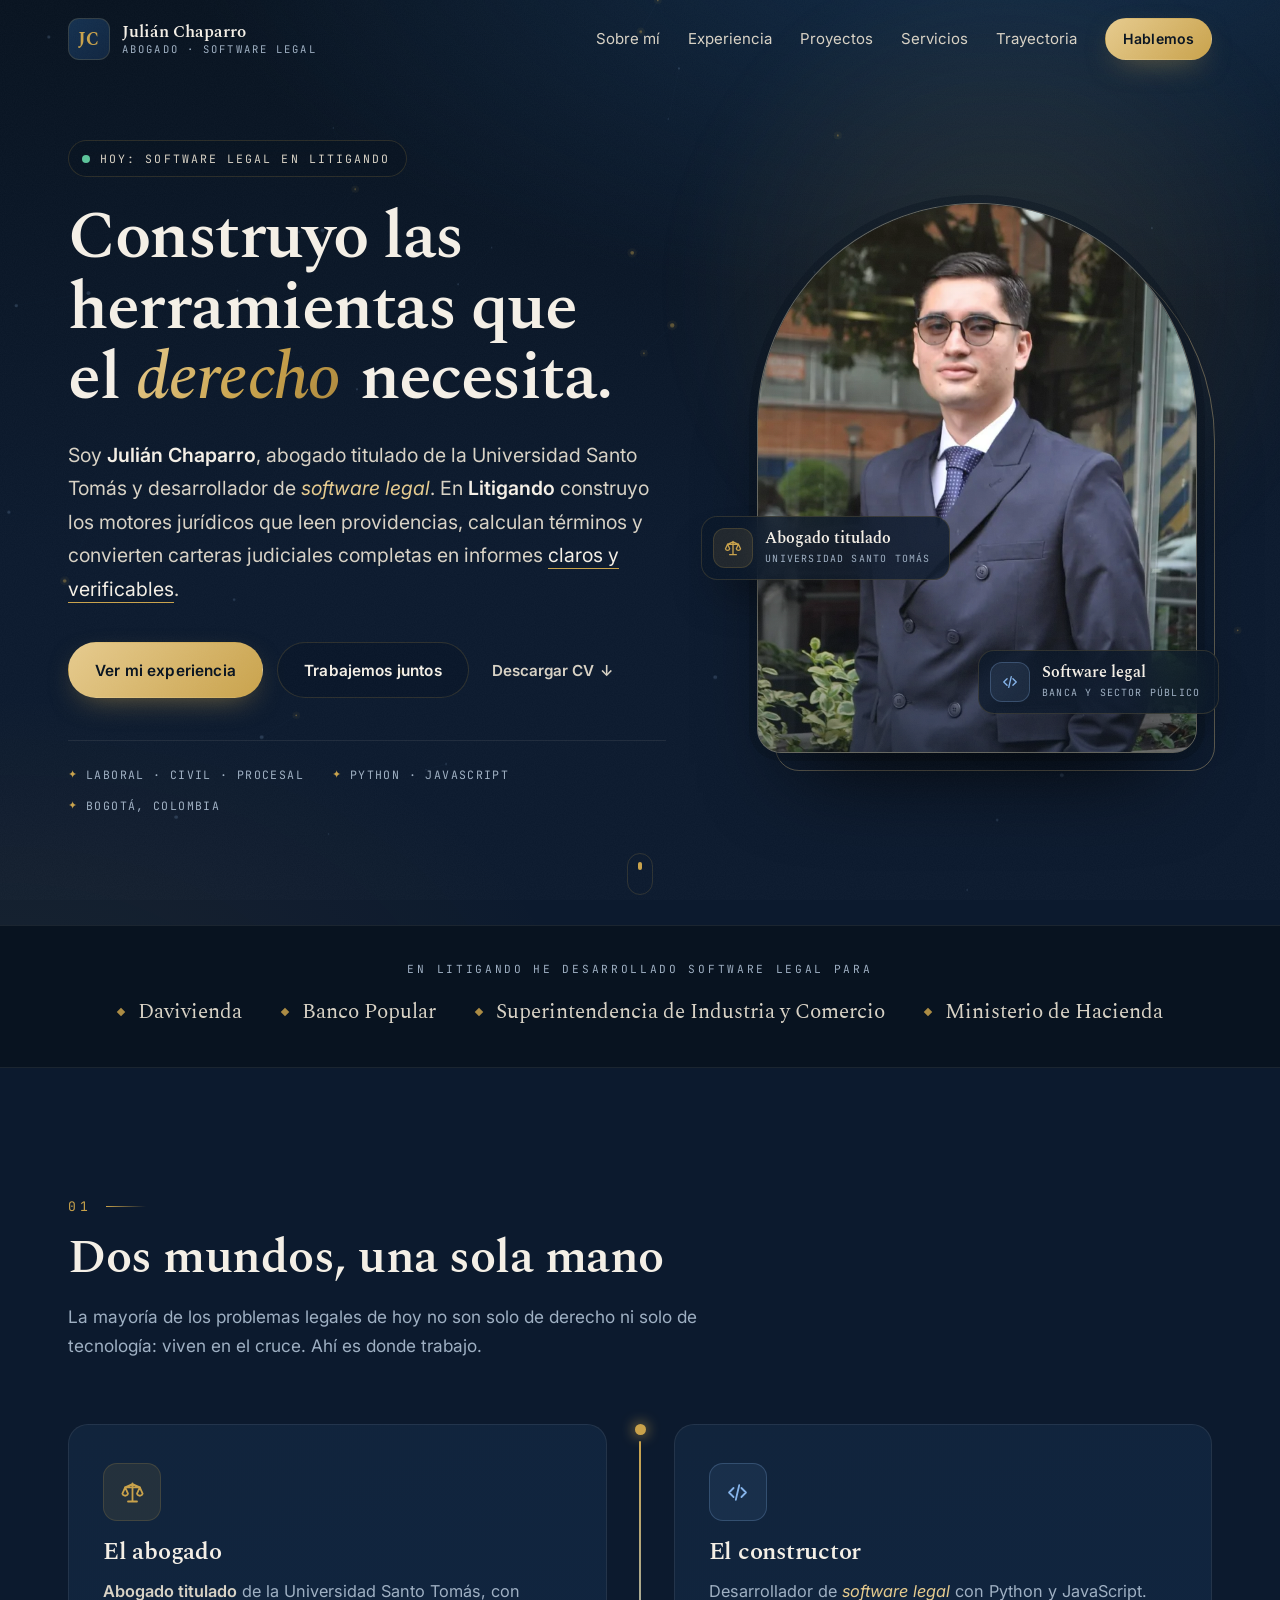
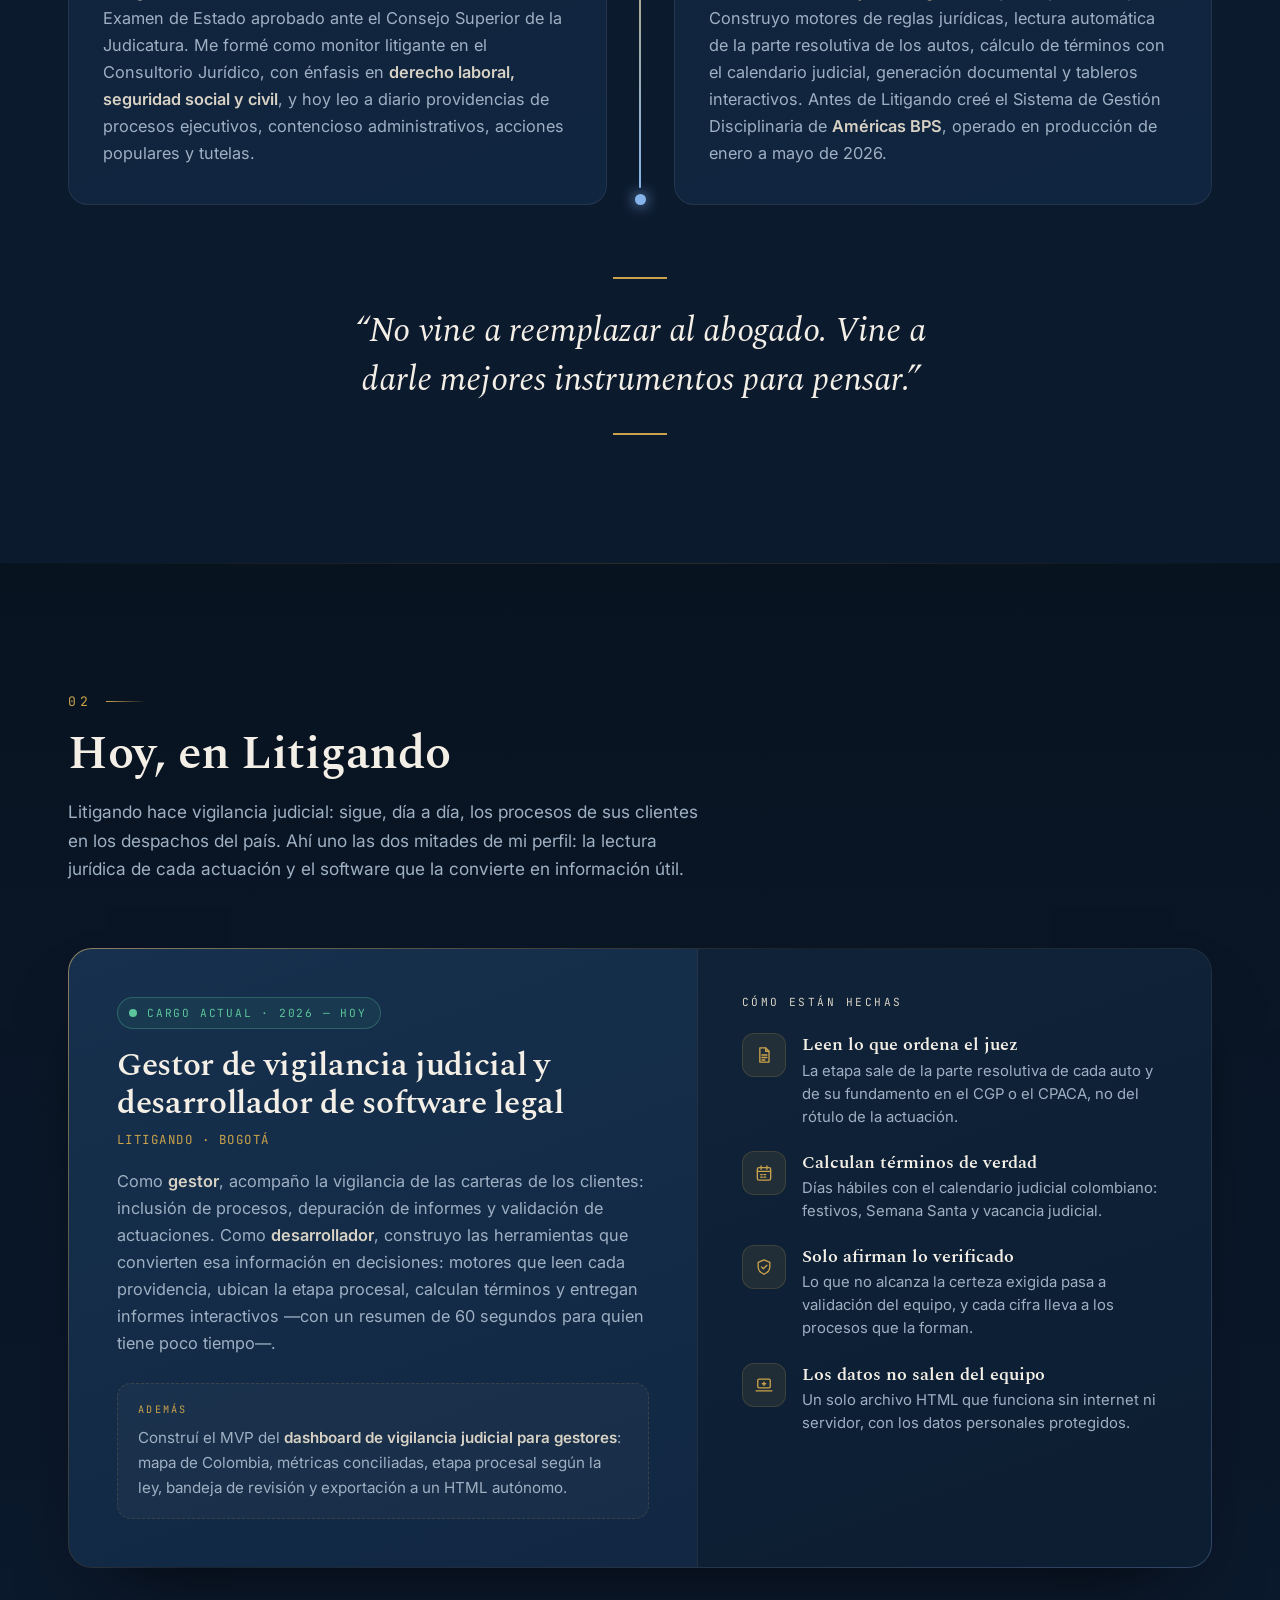
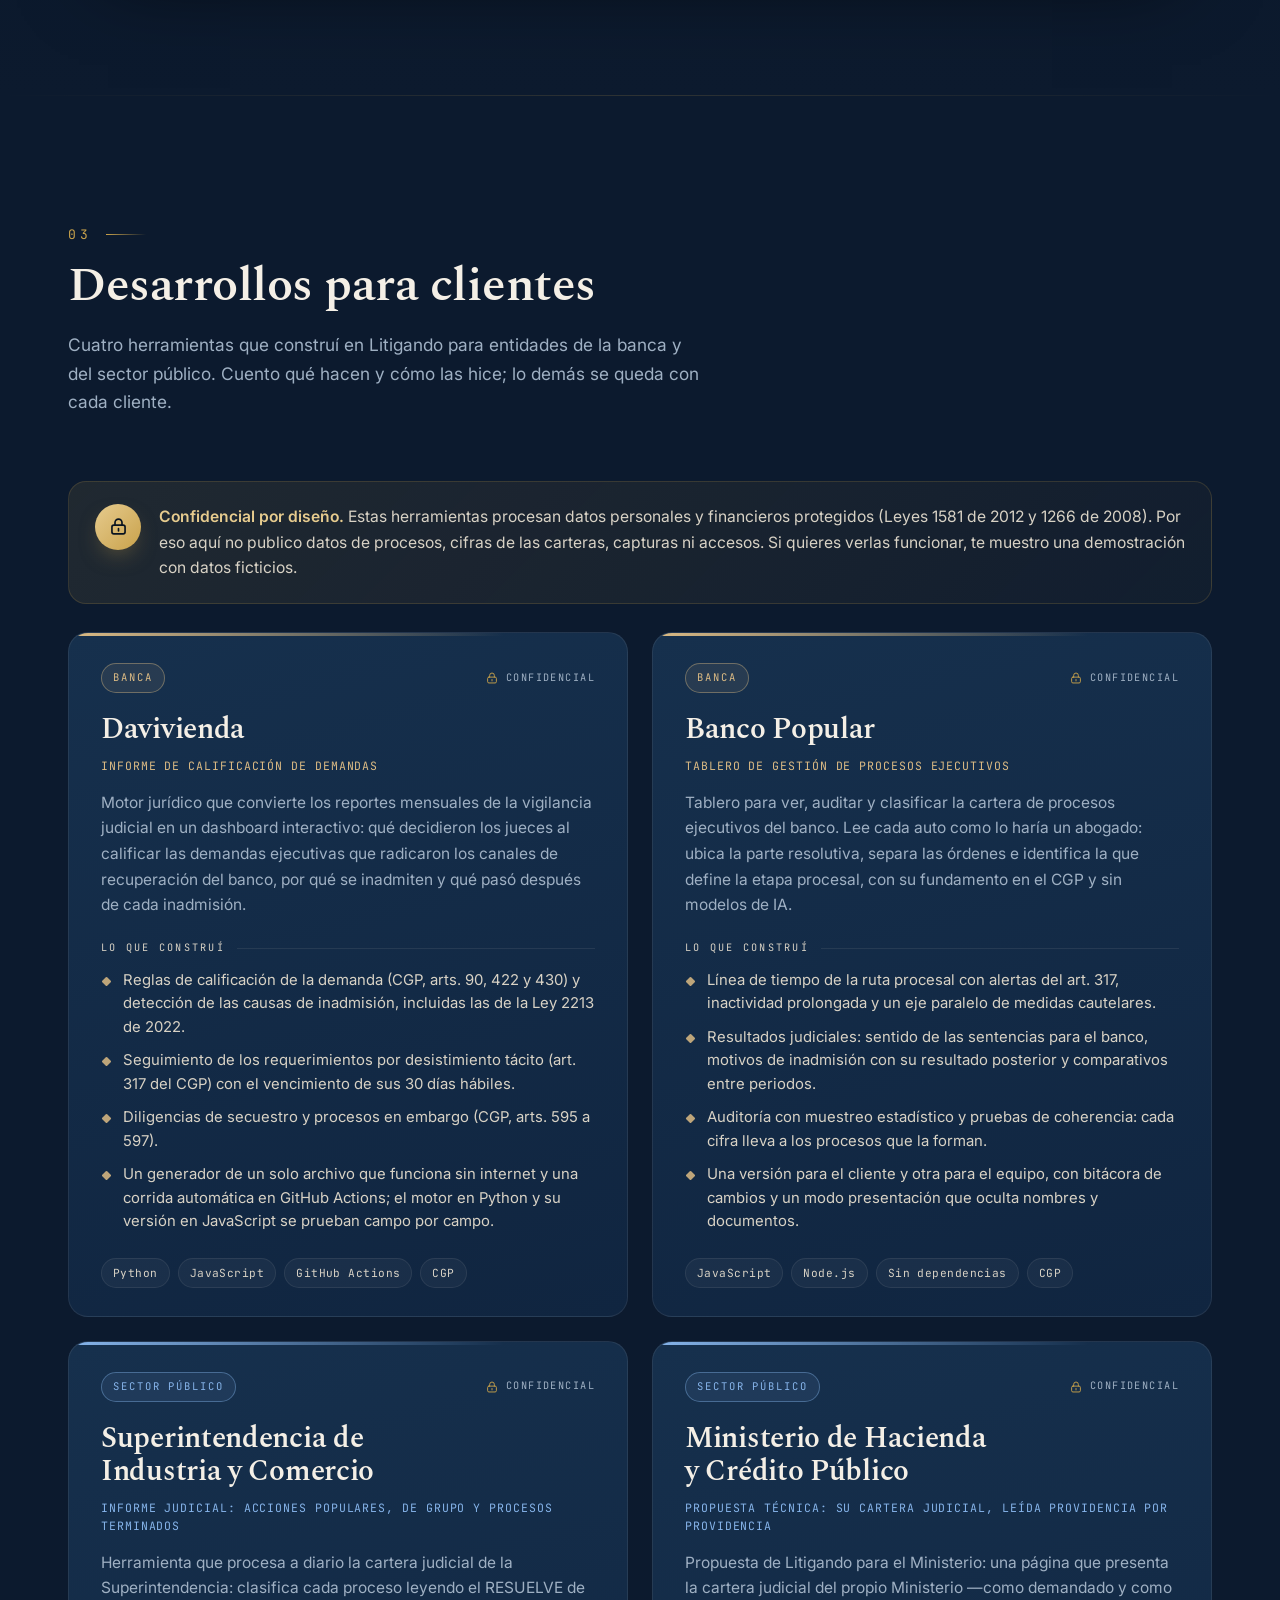
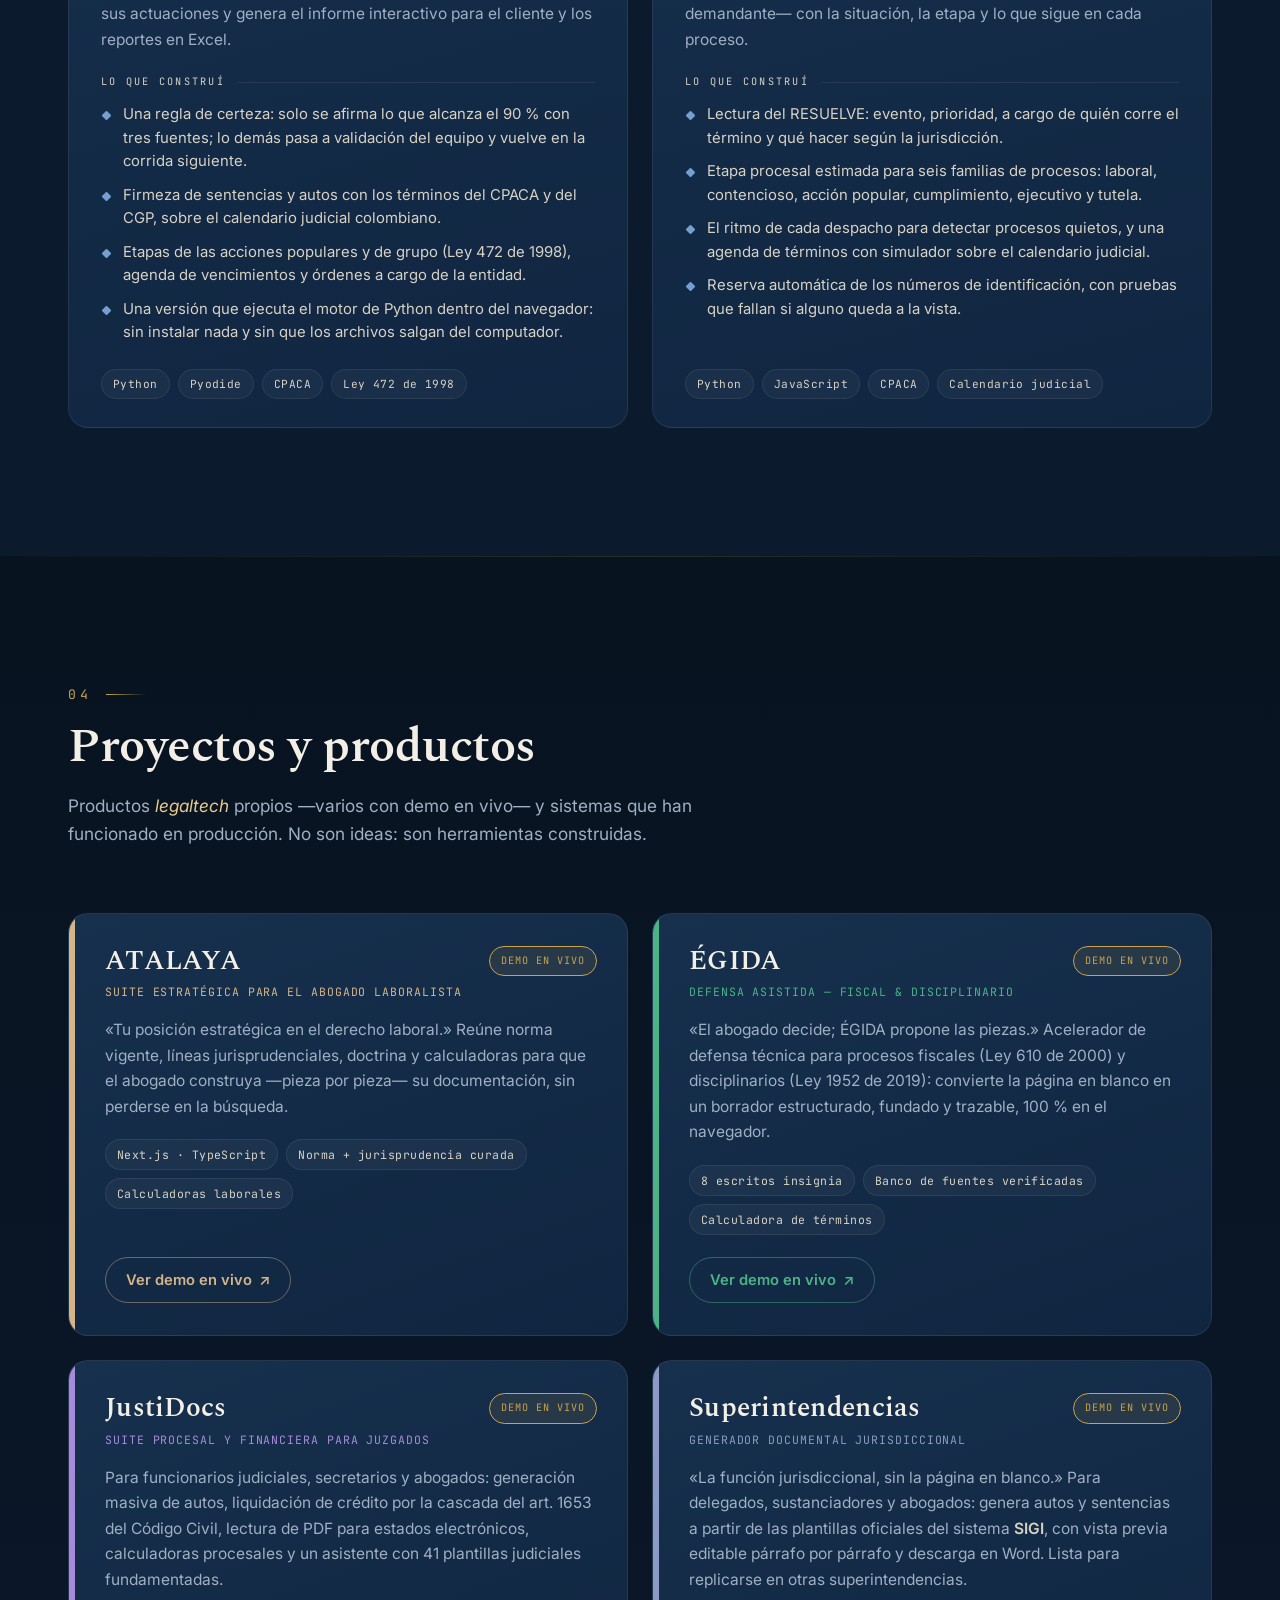
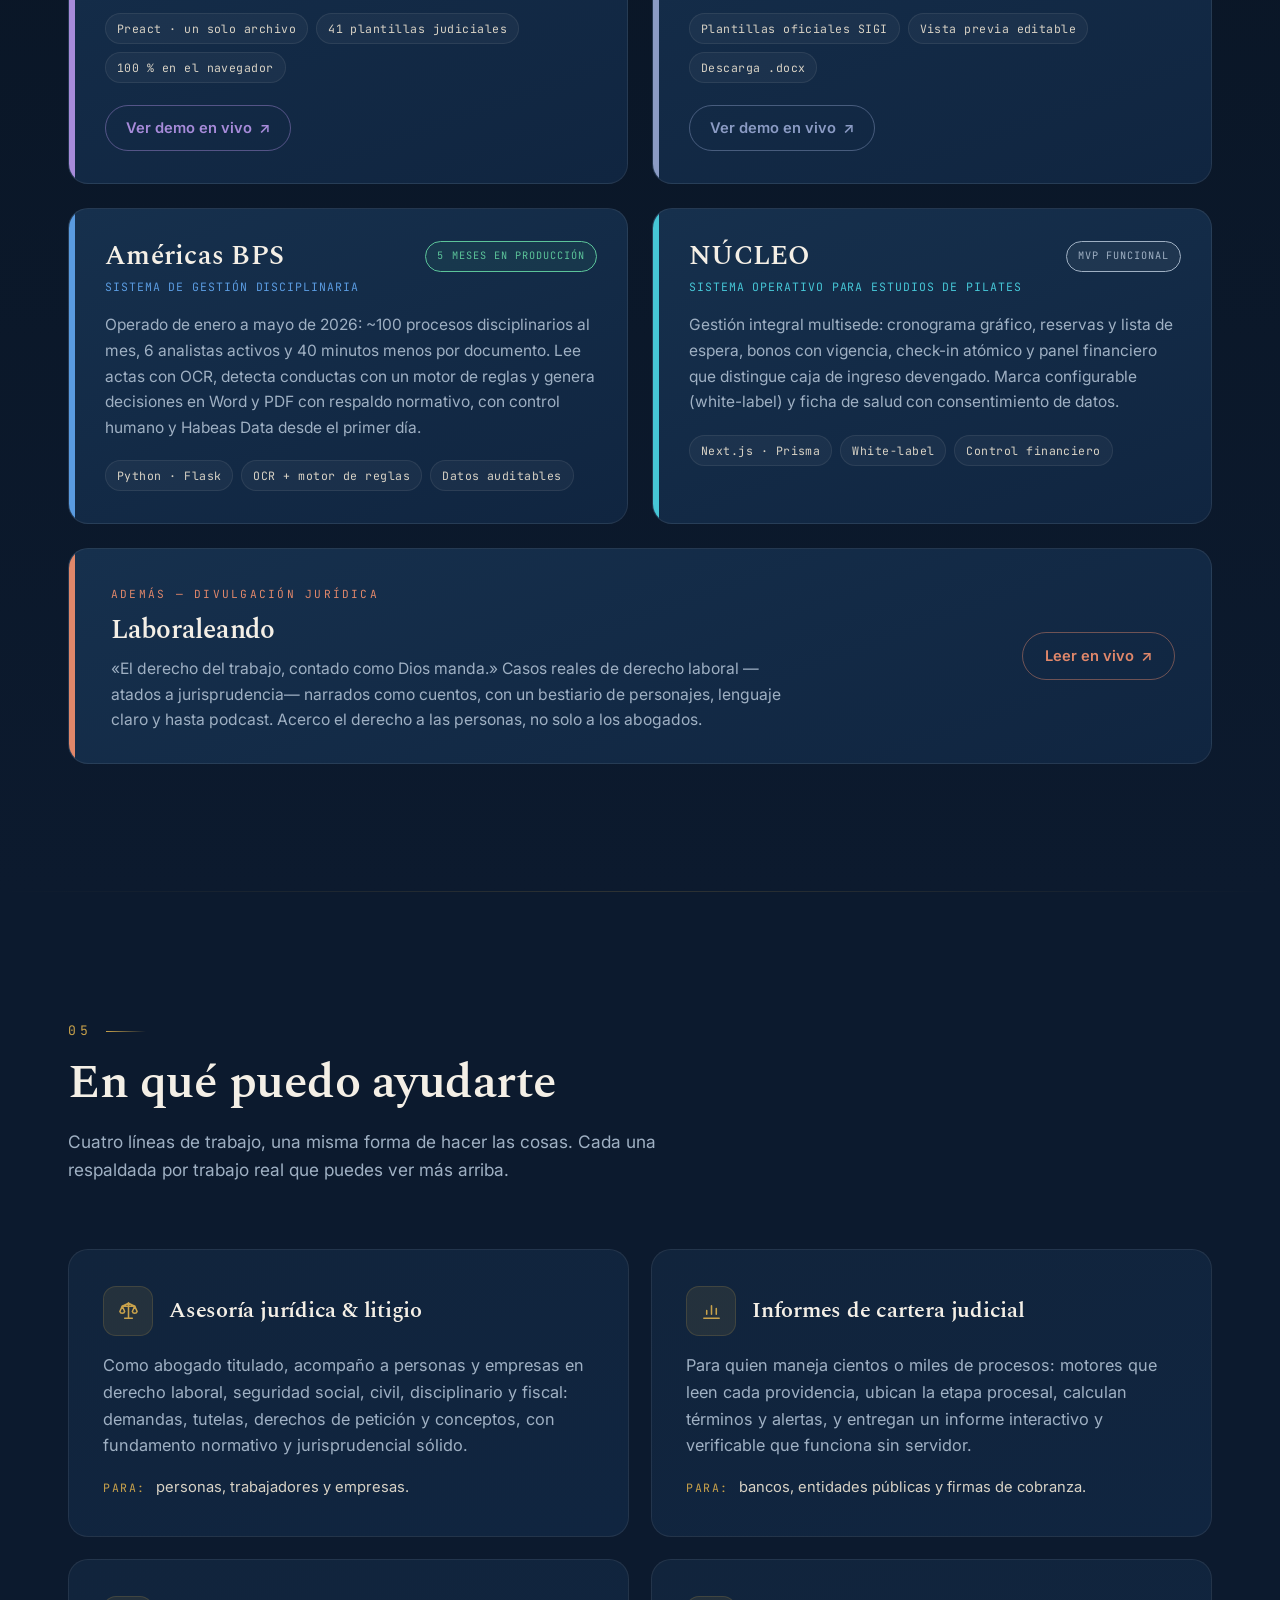
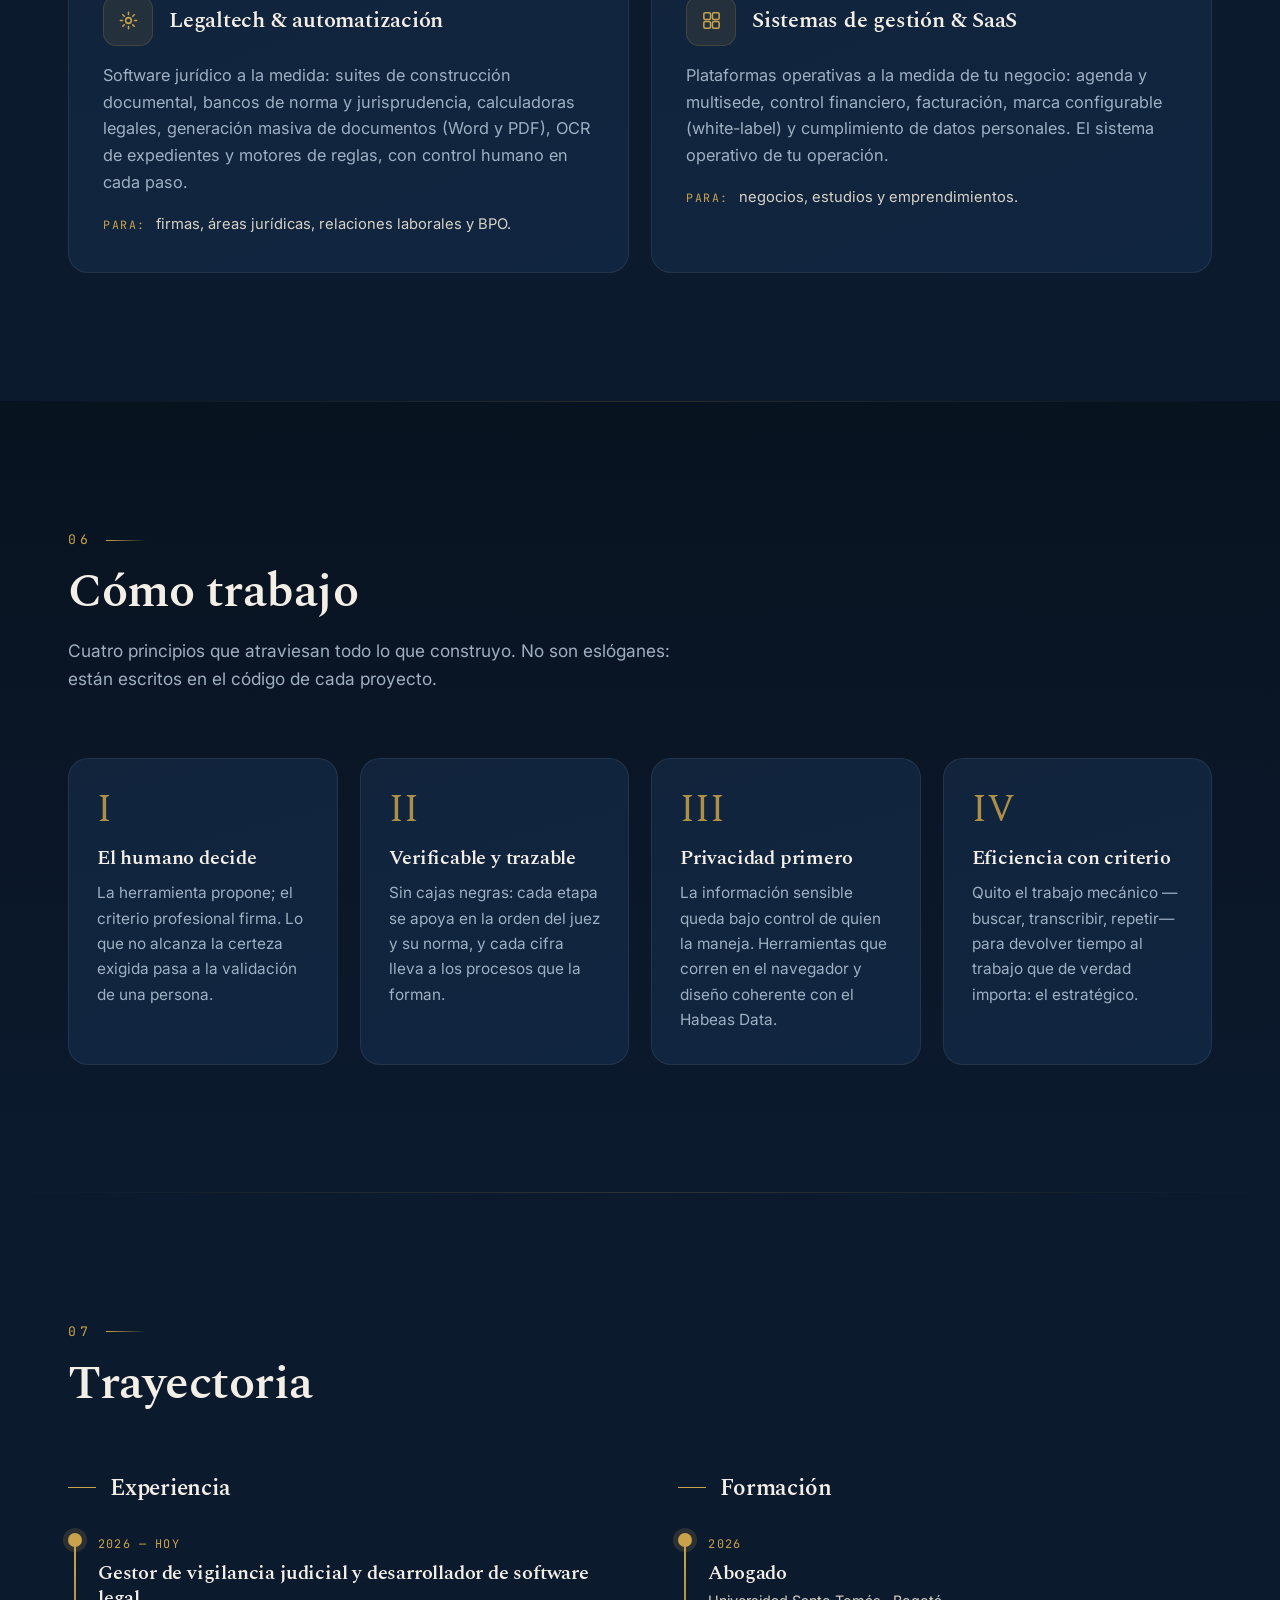
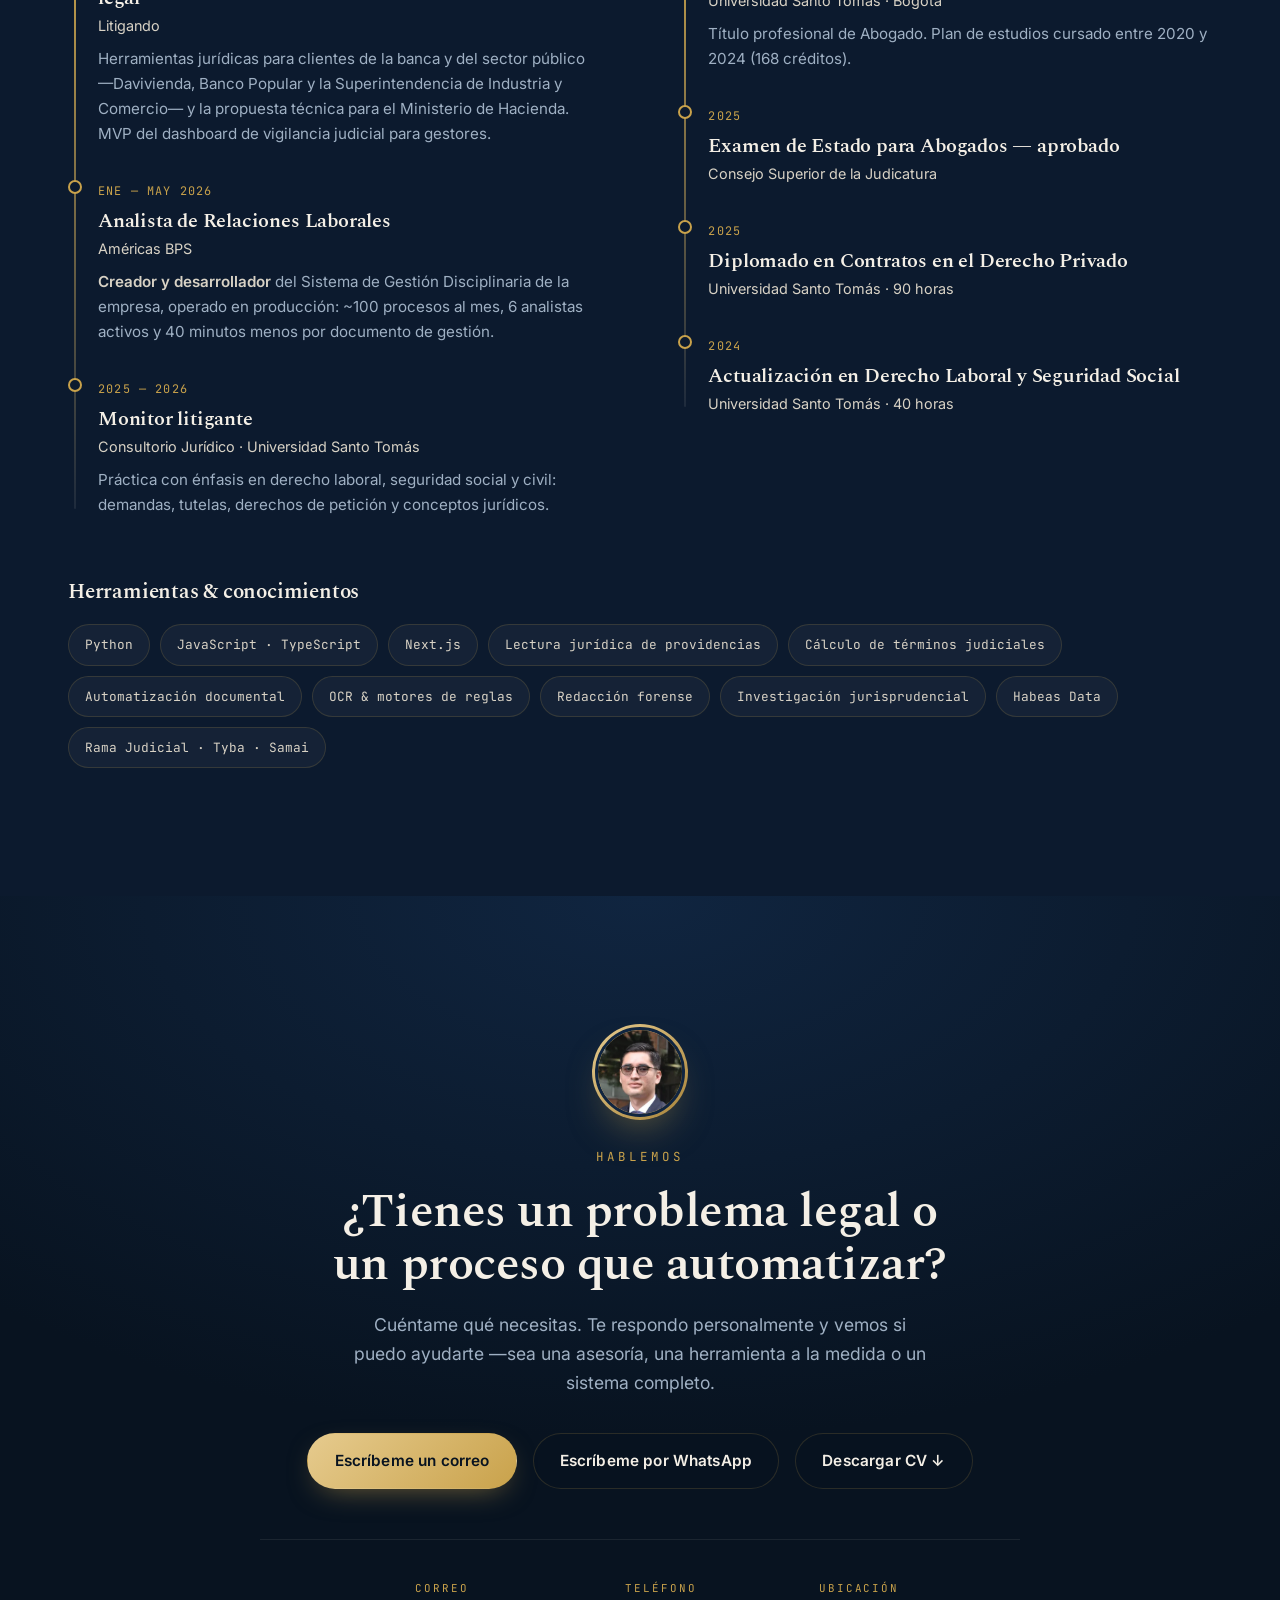
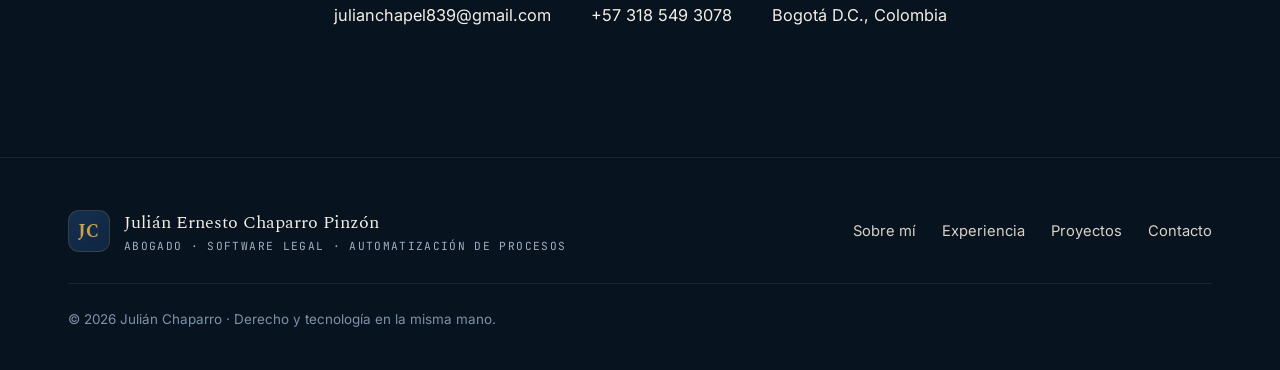
<file: index.html>
<!DOCTYPE html>
<html lang="es-CO">
<head>
  <meta charset="UTF-8" />
  <meta name="viewport" content="width=device-width, initial-scale=1.0" />
  <!-- Activa las animaciones de entrada solo si hay JS (evita ocultar contenido sin JS) -->
  <script>document.documentElement.classList.add("js");</script>
  <title>Julián Chaparro — Abogado y desarrollador de software legal</title>
  <meta name="description" content="Julián Chaparro: abogado titulado de la Universidad Santo Tomás y desarrollador de software legal en Bogotá. Motores jurídicos, informes de cartera judicial y automatización de procesos con criterio de abogado." />
  <meta name="author" content="Julián Ernesto Chaparro Pinzón" />
  <meta name="theme-color" content="#081320" />
  <link rel="canonical" href="https://julian-chaparro.onrender.com/" />

  <!-- Open Graph -->
  <meta property="og:type" content="profile" />
  <meta property="og:url" content="https://julian-chaparro.onrender.com/" />
  <meta property="og:title" content="Julián Chaparro — Abogado y desarrollador de software legal" />
  <meta property="og:description" content="Construyo las herramientas que el derecho necesita: software legal verificable para la banca, el sector público y las firmas." />
  <meta property="og:image" content="https://julian-chaparro.onrender.com/assets/img/og-julian-chaparro.jpg" />
  <meta property="og:image:width" content="1200" />
  <meta property="og:image:height" content="630" />
  <meta property="og:image:alt" content="Julián Chaparro, abogado y desarrollador de software legal" />
  <meta property="og:locale" content="es_CO" />
  <meta name="twitter:card" content="summary_large_image" />

  <link rel="preconnect" href="https://fonts.googleapis.com" />
  <link rel="preconnect" href="https://fonts.gstatic.com" crossorigin />
  <link href="https://fonts.googleapis.com/css2?family=Spectral:ital,wght@0,300;0,400;0,500;0,600;0,700;1,400;1,500&family=Inter:wght@300;400;500;600;700&family=JetBrains+Mono:wght@400;500&display=swap" rel="stylesheet" />

  <link rel="preload" as="image" type="image/webp" href="assets/img/julian-chaparro-retrato-640.webp" imagesrcset="assets/img/julian-chaparro-retrato-640.webp 640w, assets/img/julian-chaparro-retrato-1100.webp 1100w" imagesizes="(max-width: 980px) 300px, 440px" />
  <link rel="stylesheet" href="styles.css?v=20261018" />
  <link rel="icon" href="data:image/svg+xml,%3Csvg xmlns='http://www.w3.org/2000/svg' viewBox='0 0 100 100'%3E%3Crect width='100' height='100' rx='22' fill='%230C1A2E'/%3E%3Ctext x='50' y='68' font-family='Georgia,serif' font-size='52' fill='%23C9A24B' text-anchor='middle'%3EJC%3C/text%3E%3C/svg%3E" />

  <script type="application/ld+json">
  {
    "@context": "https://schema.org",
    "@type": "Person",
    "name": "Julián Ernesto Chaparro Pinzón",
    "alternateName": "Julián Chaparro",
    "jobTitle": "Abogado y desarrollador de software legal",
    "url": "https://julian-chaparro.onrender.com/",
    "image": "https://julian-chaparro.onrender.com/assets/img/julian-chaparro-retrato-640.jpg",
    "email": "mailto:julianchapel839@gmail.com",
    "telephone": "+57 318 549 3078",
    "address": { "@type": "PostalAddress", "addressLocality": "Bogotá", "addressCountry": "CO" },
    "alumniOf": { "@type": "CollegeOrUniversity", "name": "Universidad Santo Tomás" },
    "worksFor": { "@type": "Organization", "name": "Litigando" },
    "knowsAbout": ["Derecho laboral", "Derecho procesal", "Vigilancia judicial", "Software legal", "Automatización de procesos", "Python", "JavaScript"]
  }
  </script>
</head>
<body>
  <a class="skip-link" href="#contenido">Saltar al contenido</a>
  <div class="progress" aria-hidden="true"><span id="progressBar"></span></div>

  <!-- Íconos (se reutilizan con <use>) -->
  <svg class="sprite" aria-hidden="true" focusable="false">
    <symbol id="i-lock" viewBox="0 0 24 24"><rect x="4.5" y="10.5" width="15" height="10" rx="2.2"/><path d="M8 10.5V7.5a4 4 0 0 1 8 0v3"/><path d="M12 14.5v2.5"/></symbol>
    <symbol id="i-scale" viewBox="0 0 24 24"><path d="M12 4v16M8 20h8M5.5 7.5h13M12 4.5 5.5 7.5M12 4.5l6.5 3"/><path d="M5.5 7.5 3 13a2.6 2.6 0 0 0 5 0L5.5 7.5ZM18.5 7.5 16 13a2.6 2.6 0 0 0 5 0l-2.5-5.5Z"/></symbol>
    <symbol id="i-code" viewBox="0 0 24 24"><path d="M8.5 8 4.5 12l4 4M15.5 8l4 4-4 4M13.5 5.5l-3 13"/></symbol>
    <symbol id="i-doc" viewBox="0 0 24 24"><path d="M7 3.5h7l4 4v13H7z"/><path d="M14 3.5v4h4M9.5 12h6M9.5 15h6M9.5 18h3.5"/></symbol>
    <symbol id="i-calendar" viewBox="0 0 24 24"><rect x="4" y="5.5" width="16" height="15" rx="2"/><path d="M4 10h16M8.5 3.5v4M15.5 3.5v4M8 14h2M12 14h2M8 17h2M12 17h2"/></symbol>
    <symbol id="i-shield" viewBox="0 0 24 24"><path d="M12 3.5 5 6.5v5c0 4.2 2.9 7.6 7 9 4.1-1.4 7-4.8 7-9v-5Z"/><path d="m9 12 2.2 2.2L15.5 10"/></symbol>
    <symbol id="i-laptop" viewBox="0 0 24 24"><rect x="4.5" y="5" width="15" height="10.5" rx="1.6"/><path d="M2.5 19h19"/><path d="M10 10.5h4M12 8.5v4"/></symbol>
    <symbol id="i-gear" viewBox="0 0 24 24"><circle cx="12" cy="12" r="3"/><path d="M12 3.5v2.2M12 18.3v2.2M3.5 12h2.2M18.3 12h2.2M6 6l1.6 1.6M16.4 16.4 18 18M6 18l1.6-1.6M16.4 7.6 18 6"/></symbol>
    <symbol id="i-grid" viewBox="0 0 24 24"><rect x="4" y="4" width="7" height="7" rx="1.5"/><rect x="13" y="4" width="7" height="7" rx="1.5"/><rect x="4" y="13" width="7" height="7" rx="1.5"/><rect x="13" y="13" width="7" height="7" rx="1.5"/></symbol>
    <symbol id="i-chart" viewBox="0 0 24 24"><path d="M4 20h16"/><path d="M7 16v-4M12 16V7M17 16v-6"/></symbol>
  </svg>

  <!-- ============ NAV ============ -->
  <header class="nav" id="nav">
    <div class="container nav__inner">
      <a href="#inicio" class="brand" aria-label="Inicio — Julián Chaparro">
        <span class="brand__mark">JC</span>
        <span class="brand__text">
          <span class="brand__name">Julián Chaparro</span>
          <span class="brand__role">Abogado · Software legal</span>
        </span>
      </a>

      <nav class="nav__links" id="navLinks" aria-label="Navegación principal">
        <a href="#sobre-mi">Sobre mí</a>
        <a href="#experiencia">Experiencia</a>
        <a href="#proyectos">Proyectos</a>
        <a href="#servicios">Servicios</a>
        <a href="#trayectoria">Trayectoria</a>
        <a href="#contacto" class="btn btn--small btn--gold">Hablemos</a>
      </nav>

      <button class="nav__toggle" id="navToggle" aria-label="Abrir menú" aria-expanded="false" aria-controls="navLinks">
        <span></span><span></span><span></span>
      </button>
    </div>
  </header>

  <main id="contenido">
    <!-- ============ HERO ============ -->
    <section class="hero" id="inicio">
      <canvas class="hero__canvas" id="heroCanvas" aria-hidden="true"></canvas>
      <div class="hero__glow" aria-hidden="true"></div>

      <div class="container hero__grid">
        <div class="hero__copy">
          <p class="hero__status reveal"><span class="pulse" aria-hidden="true"></span> Hoy: software legal en Litigando</p>

          <h1 class="hero__title reveal">
            Construyo las herramientas que el <span class="accent">derecho</span> necesita.
          </h1>

          <p class="hero__lead reveal">
            Soy <strong>Julián Chaparro</strong>, abogado titulado de la Universidad Santo Tomás y
            desarrollador de <em>software legal</em>. En <strong>Litigando</strong> construyo los motores
            jurídicos que leen providencias, calculan términos y convierten carteras judiciales completas
            en informes <span class="hl">claros y verificables</span>.
          </p>

          <div class="hero__cta reveal">
            <a href="#experiencia" class="btn btn--gold">Ver mi experiencia</a>
            <a href="#contacto" class="btn btn--ghost">Trabajemos juntos</a>
            <a href="CV-Julian-Chaparro.pdf?v=20261018" class="hero__cv" download="CV-Julian-Chaparro.pdf">Descargar CV <span aria-hidden="true">↓</span></a>
          </div>

          <ul class="hero__creds reveal" aria-label="En resumen">
            <li>Laboral · Civil · Procesal</li>
            <li>Python · JavaScript</li>
            <li>Bogotá, Colombia</li>
          </ul>
        </div>

        <figure class="portrait reveal">
          <div class="portrait__frame">
            <picture>
              <source type="image/webp" srcset="assets/img/julian-chaparro-retrato-640.webp 640w, assets/img/julian-chaparro-retrato-1100.webp 1100w" sizes="(max-width: 980px) 300px, 440px" />
              <img src="assets/img/julian-chaparro-retrato-640.jpg" width="640" height="800" alt="Julián Chaparro, de traje azul oscuro cruzado y corbata, frente a un edificio de vidrio" fetchpriority="high" decoding="async" />
            </picture>
          </div>
          <div class="portrait__chip portrait__chip--law" aria-hidden="true">
            <span class="chip__icon"><svg><use href="#i-scale"/></svg></span>
            <span><strong>Abogado titulado</strong><small>Universidad Santo Tomás</small></span>
          </div>
          <div class="portrait__chip portrait__chip--code" aria-hidden="true">
            <span class="chip__icon chip__icon--cool"><svg><use href="#i-code"/></svg></span>
            <span><strong>Software legal</strong><small>Banca y sector público</small></span>
          </div>
          <figcaption class="sr-only">Julián Chaparro, abogado y desarrollador de software legal.</figcaption>
        </figure>
      </div>

      <a href="#sobre-mi" class="hero__scroll" aria-label="Bajar a Sobre mí">
        <span></span>
      </a>
    </section>

    <!-- ============ CLIENTES (franja) ============ -->
    <section class="clients" aria-labelledby="clients-label">
      <div class="container">
        <p class="clients__label" id="clients-label">En Litigando he desarrollado software legal para</p>
        <ul class="clients__list">
          <li><a href="#caso-davivienda">Davivienda</a></li>
          <li><a href="#caso-popular">Banco Popular</a></li>
          <li><a href="#caso-sic">Superintendencia de Industria y Comercio</a></li>
          <li><a href="#caso-hacienda">Ministerio de Hacienda</a></li>
        </ul>
      </div>
    </section>

    <!-- ============ SOBRE MÍ ============ -->
    <section class="section" id="sobre-mi">
      <div class="container">
        <div class="section__head reveal">
          <span class="section__num">01</span>
          <h2 class="section__title">Dos mundos, una sola mano</h2>
          <p class="section__sub">
            La mayoría de los problemas legales de hoy no son solo de derecho ni solo de tecnología:
            viven en el cruce. Ahí es donde trabajo.
          </p>
        </div>

        <div class="about">
          <div class="about__bridge">
            <div class="bridge__side spot reveal">
              <span class="bridge__icon" aria-hidden="true"><svg><use href="#i-scale"/></svg></span>
              <h3>El abogado</h3>
              <p>
                <strong>Abogado titulado</strong> de la Universidad Santo Tomás, con Examen de Estado
                aprobado ante el Consejo Superior de la Judicatura. Me formé como monitor litigante en el
                Consultorio Jurídico, con énfasis en <strong>derecho laboral, seguridad social y civil</strong>,
                y hoy leo a diario providencias de procesos ejecutivos, contencioso administrativos,
                acciones populares y tutelas.
              </p>
            </div>

            <div class="bridge__link" aria-hidden="true">
              <span class="bridge__dot bridge__dot--gold"></span>
              <span class="bridge__line"></span>
              <span class="bridge__dot"></span>
            </div>

            <div class="bridge__side spot reveal">
              <span class="bridge__icon bridge__icon--cool" aria-hidden="true"><svg><use href="#i-code"/></svg></span>
              <h3>El constructor</h3>
              <p>
                Desarrollador de <em>software legal</em> con Python y JavaScript. Construyo motores de
                reglas jurídicas, lectura automática de la parte resolutiva de los autos, cálculo de
                términos con el calendario judicial, generación documental y tableros interactivos.
                Antes de Litigando creé el Sistema de Gestión Disciplinaria de <strong>Américas BPS</strong>,
                operado en producción de enero a mayo de 2026.
              </p>
            </div>
          </div>

          <blockquote class="about__quote reveal">
            “No vine a reemplazar al abogado. Vine a darle mejores instrumentos para pensar.”
          </blockquote>
        </div>
      </div>
    </section>

    <!-- ============ HOY: LITIGANDO ============ -->
    <section class="section section--alt" id="experiencia">
      <div class="container">
        <div class="section__head reveal">
          <span class="section__num">02</span>
          <h2 class="section__title">Hoy, en Litigando</h2>
          <p class="section__sub">
            Litigando hace vigilancia judicial: sigue, día a día, los procesos de sus clientes en los
            despachos del país. Ahí uno las dos mitades de mi perfil: la lectura jurídica de cada
            actuación y el software que la convierte en información útil.
          </p>
        </div>

        <article class="role reveal">
          <div class="role__main">
            <span class="role__now"><span class="pulse" aria-hidden="true"></span> Cargo actual · 2026 — hoy</span>
            <h3 class="role__title">Gestor de vigilancia judicial y desarrollador de software legal</h3>
            <p class="role__org">Litigando · Bogotá</p>
            <p class="role__desc">
              Como <strong>gestor</strong>, acompaño la vigilancia de las carteras de los clientes:
              inclusión de procesos, depuración de informes y validación de actuaciones. Como
              <strong>desarrollador</strong>, construyo las herramientas que convierten esa información en
              decisiones: motores que leen cada providencia, ubican la etapa procesal, calculan términos y
              entregan informes interactivos —con un resumen de 60 segundos para quien tiene poco tiempo—.
            </p>
            <p class="role__extra">
              <span class="role__extra-label">Además</span>
              Construí el MVP del <strong>dashboard de vigilancia judicial para gestores</strong>: mapa de
              Colombia, métricas conciliadas, etapa procesal según la ley, bandeja de revisión y exportación
              a un HTML autónomo.
            </p>
          </div>

          <div class="role__aside">
            <p class="role__aside-title">Cómo están hechas</p>
            <ul class="traits">
              <li>
                <span class="traits__icon" aria-hidden="true"><svg><use href="#i-doc"/></svg></span>
                <div><strong>Leen lo que ordena el juez</strong><span>La etapa sale de la parte resolutiva de cada auto y de su fundamento en el CGP o el CPACA, no del rótulo de la actuación.</span></div>
              </li>
              <li>
                <span class="traits__icon" aria-hidden="true"><svg><use href="#i-calendar"/></svg></span>
                <div><strong>Calculan términos de verdad</strong><span>Días hábiles con el calendario judicial colombiano: festivos, Semana Santa y vacancia judicial.</span></div>
              </li>
              <li>
                <span class="traits__icon" aria-hidden="true"><svg><use href="#i-shield"/></svg></span>
                <div><strong>Solo afirman lo verificado</strong><span>Lo que no alcanza la certeza exigida pasa a validación del equipo, y cada cifra lleva a los procesos que la forman.</span></div>
              </li>
              <li>
                <span class="traits__icon" aria-hidden="true"><svg><use href="#i-laptop"/></svg></span>
                <div><strong>Los datos no salen del equipo</strong><span>Un solo archivo HTML que funciona sin internet ni servidor, con los datos personales protegidos.</span></div>
              </li>
            </ul>
          </div>
        </article>
      </div>
    </section>

    <!-- ============ DESARROLLOS PARA CLIENTES ============ -->
    <section class="section" id="clientes">
      <div class="container">
        <div class="section__head reveal">
          <span class="section__num">03</span>
          <h2 class="section__title">Desarrollos para clientes</h2>
          <p class="section__sub">
            Cuatro herramientas que construí en Litigando para entidades de la banca y del sector
            público. Cuento qué hacen y cómo las hice; lo demás se queda con cada cliente.
          </p>
        </div>

        <div class="privacy reveal">
          <span class="privacy__icon" aria-hidden="true"><svg><use href="#i-lock"/></svg></span>
          <p>
            <strong>Confidencial por diseño.</strong> Estas herramientas procesan datos personales y
            financieros protegidos (Leyes 1581 de 2012 y 1266 de 2008). Por eso aquí no publico datos de
            procesos, cifras de las carteras, capturas ni accesos. Si quieres verlas funcionar, te muestro
            una demostración con datos ficticios.
          </p>
        </div>

        <div class="cases">
          <!-- DAVIVIENDA -->
          <article class="case spot reveal" id="caso-davivienda" data-sector="banca">
            <header class="case__head">
              <span class="case__sector">Banca</span>
              <span class="case__lock"><svg aria-hidden="true"><use href="#i-lock"/></svg> Confidencial</span>
            </header>
            <h3 class="case__client">Davivienda</h3>
            <p class="case__title">Informe de calificación de demandas</p>
            <p class="case__desc">
              Motor jurídico que convierte los reportes mensuales de la vigilancia judicial en un dashboard
              interactivo: qué decidieron los jueces al calificar las demandas ejecutivas que radicaron los
              canales de recuperación del banco, por qué se inadmiten y qué pasó después de cada inadmisión.
            </p>
            <p class="case__label">Lo que construí</p>
            <ul class="case__built">
              <li>Reglas de calificación de la demanda (CGP, arts. 90, 422 y 430) y detección de las causas de inadmisión, incluidas las de la Ley 2213 de 2022.</li>
              <li>Seguimiento de los requerimientos por desistimiento tácito (art. 317 del CGP) con el vencimiento de sus 30 días hábiles.</li>
              <li>Diligencias de secuestro y procesos en embargo (CGP, arts. 595 a 597).</li>
              <li>Un generador de un solo archivo que funciona sin internet y una corrida automática en GitHub Actions; el motor en Python y su versión en JavaScript se prueban campo por campo.</li>
            </ul>
            <ul class="case__tags" aria-label="Tecnologías y normas">
              <li>Python</li><li>JavaScript</li><li>GitHub Actions</li><li>CGP</li>
            </ul>
          </article>

          <!-- BANCO POPULAR -->
          <article class="case spot reveal" id="caso-popular" data-sector="banca">
            <header class="case__head">
              <span class="case__sector">Banca</span>
              <span class="case__lock"><svg aria-hidden="true"><use href="#i-lock"/></svg> Confidencial</span>
            </header>
            <h3 class="case__client">Banco Popular</h3>
            <p class="case__title">Tablero de gestión de procesos ejecutivos</p>
            <p class="case__desc">
              Tablero para ver, auditar y clasificar la cartera de procesos ejecutivos del banco. Lee cada
              auto como lo haría un abogado: ubica la parte resolutiva, separa las órdenes e identifica la
              que define la etapa procesal, con su fundamento en el CGP y sin modelos de IA.
            </p>
            <p class="case__label">Lo que construí</p>
            <ul class="case__built">
              <li>Línea de tiempo de la ruta procesal con alertas del art. 317, inactividad prolongada y un eje paralelo de medidas cautelares.</li>
              <li>Resultados judiciales: sentido de las sentencias para el banco, motivos de inadmisión con su resultado posterior y comparativos entre periodos.</li>
              <li>Auditoría con muestreo estadístico y pruebas de coherencia: cada cifra lleva a los procesos que la forman.</li>
              <li>Una versión para el cliente y otra para el equipo, con bitácora de cambios y un modo presentación que oculta nombres y documentos.</li>
            </ul>
            <ul class="case__tags" aria-label="Tecnologías y normas">
              <li>JavaScript</li><li>Node.js</li><li>Sin dependencias</li><li>CGP</li>
            </ul>
          </article>

          <!-- SIC -->
          <article class="case spot reveal" id="caso-sic" data-sector="publico">
            <header class="case__head">
              <span class="case__sector">Sector público</span>
              <span class="case__lock"><svg aria-hidden="true"><use href="#i-lock"/></svg> Confidencial</span>
            </header>
            <h3 class="case__client">Superintendencia de Industria y Comercio</h3>
            <p class="case__title">Informe judicial: acciones populares, de grupo y procesos terminados</p>
            <p class="case__desc">
              Herramienta que procesa a diario la cartera judicial de la Superintendencia: clasifica cada
              proceso leyendo el RESUELVE de sus actuaciones y genera el informe interactivo para el
              cliente y los reportes en Excel.
            </p>
            <p class="case__label">Lo que construí</p>
            <ul class="case__built">
              <li>Una regla de certeza: solo se afirma lo que alcanza el 90 % con tres fuentes; lo demás pasa a validación del equipo y vuelve en la corrida siguiente.</li>
              <li>Firmeza de sentencias y autos con los términos del CPACA y del CGP, sobre el calendario judicial colombiano.</li>
              <li>Etapas de las acciones populares y de grupo (Ley 472 de 1998), agenda de vencimientos y órdenes a cargo de la entidad.</li>
              <li>Una versión que ejecuta el motor de Python dentro del navegador: sin instalar nada y sin que los archivos salgan del computador.</li>
            </ul>
            <ul class="case__tags" aria-label="Tecnologías y normas">
              <li>Python</li><li>Pyodide</li><li>CPACA</li><li>Ley 472 de 1998</li>
            </ul>
          </article>

          <!-- MINISTERIO DE HACIENDA -->
          <article class="case spot reveal" id="caso-hacienda" data-sector="publico">
            <header class="case__head">
              <span class="case__sector">Sector público</span>
              <span class="case__lock"><svg aria-hidden="true"><use href="#i-lock"/></svg> Confidencial</span>
            </header>
            <h3 class="case__client">Ministerio de Hacienda y Crédito Público</h3>
            <p class="case__title">Propuesta técnica: su cartera judicial, leída providencia por providencia</p>
            <p class="case__desc">
              Propuesta de Litigando para el Ministerio: una página que presenta la cartera judicial del
              propio Ministerio —como demandado y como demandante— con la situación, la etapa y lo que
              sigue en cada proceso.
            </p>
            <p class="case__label">Lo que construí</p>
            <ul class="case__built">
              <li>Lectura del RESUELVE: evento, prioridad, a cargo de quién corre el término y qué hacer según la jurisdicción.</li>
              <li>Etapa procesal estimada para seis familias de procesos: laboral, contencioso, acción popular, cumplimiento, ejecutivo y tutela.</li>
              <li>El ritmo de cada despacho para detectar procesos quietos, y una agenda de términos con simulador sobre el calendario judicial.</li>
              <li>Reserva automática de los números de identificación, con pruebas que fallan si alguno queda a la vista.</li>
            </ul>
            <ul class="case__tags" aria-label="Tecnologías y normas">
              <li>Python</li><li>JavaScript</li><li>CPACA</li><li>Calendario judicial</li>
            </ul>
          </article>
        </div>
      </div>
    </section>

    <!-- ============ PROYECTOS ============ -->
    <section class="section section--alt" id="proyectos">
      <div class="container">
        <div class="section__head reveal">
          <span class="section__num">04</span>
          <h2 class="section__title">Proyectos y productos</h2>
          <p class="section__sub">
            Productos <em>legaltech</em> propios —varios con demo en vivo— y sistemas que han funcionado
            en producción. No son ideas: son herramientas construidas.
          </p>
        </div>

        <div class="projects">
          <!-- ATALAYA -->
          <article class="project spot reveal" data-accent="atalaya">
            <div class="project__bar"></div>
            <div class="project__body">
              <header class="project__head">
                <div>
                  <h3 class="project__name">ATALAYA</h3>
                  <p class="project__tag">Suite estratégica para el abogado laboralista</p>
                </div>
                <span class="badge badge--demo">Demo en vivo</span>
              </header>
              <p class="project__desc">
                «Tu posición estratégica en el derecho laboral.» Reúne norma vigente, líneas
                jurisprudenciales, doctrina y calculadoras para que el abogado construya —pieza por pieza—
                su documentación, sin perderse en la búsqueda.
              </p>
              <ul class="project__meta">
                <li>Next.js · TypeScript</li>
                <li>Norma + jurisprudencia curada</li>
                <li>Calculadoras laborales</li>
              </ul>
              <a class="project__link" href="https://atalaya.julianchapel839.workers.dev" target="_blank" rel="noopener">
                Ver demo en vivo <span aria-hidden="true">↗</span>
              </a>
            </div>
          </article>

          <!-- ÉGIDA -->
          <article class="project spot reveal" data-accent="egida">
            <div class="project__bar"></div>
            <div class="project__body">
              <header class="project__head">
                <div>
                  <h3 class="project__name">ÉGIDA</h3>
                  <p class="project__tag">Defensa asistida — fiscal &amp; disciplinario</p>
                </div>
                <span class="badge badge--demo">Demo en vivo</span>
              </header>
              <p class="project__desc">
                «El abogado decide; ÉGIDA propone las piezas.» Acelerador de defensa técnica para procesos
                fiscales (Ley 610 de 2000) y disciplinarios (Ley 1952 de 2019): convierte la página en blanco
                en un borrador estructurado, fundado y trazable, 100 % en el navegador.
              </p>
              <ul class="project__meta">
                <li>8 escritos insignia</li>
                <li>Banco de fuentes verificadas</li>
                <li>Calculadora de términos</li>
              </ul>
              <a class="project__link" href="https://egida.onrender.com" target="_blank" rel="noopener">
                Ver demo en vivo <span aria-hidden="true">↗</span>
              </a>
            </div>
          </article>

          <!-- JUSTIDOCS -->
          <article class="project spot reveal" data-accent="justidocs">
            <div class="project__bar"></div>
            <div class="project__body">
              <header class="project__head">
                <div>
                  <h3 class="project__name">JustiDocs</h3>
                  <p class="project__tag">Suite procesal y financiera para juzgados</p>
                </div>
                <span class="badge badge--demo">Demo en vivo</span>
              </header>
              <p class="project__desc">
                Para funcionarios judiciales, secretarios y abogados: generación masiva de autos, liquidación
                de crédito por la cascada del art. 1653 del Código Civil, lectura de PDF para estados
                electrónicos, calculadoras procesales y un asistente con 41 plantillas judiciales fundamentadas.
              </p>
              <ul class="project__meta">
                <li>Preact · un solo archivo</li>
                <li>41 plantillas judiciales</li>
                <li>100 % en el navegador</li>
              </ul>
              <a class="project__link" href="https://justidocs.julianchapel839.workers.dev" target="_blank" rel="noopener">
                Ver demo en vivo <span aria-hidden="true">↗</span>
              </a>
            </div>
          </article>

          <!-- SUPERINTENDENCIAS -->
          <article class="project spot reveal" data-accent="super">
            <div class="project__bar"></div>
            <div class="project__body">
              <header class="project__head">
                <div>
                  <h3 class="project__name">Superintendencias</h3>
                  <p class="project__tag">Generador documental jurisdiccional</p>
                </div>
                <span class="badge badge--demo">Demo en vivo</span>
              </header>
              <p class="project__desc">
                «La función jurisdiccional, sin la página en blanco.» Para delegados, sustanciadores y
                abogados: genera autos y sentencias a partir de las plantillas oficiales del sistema
                <strong>SIGI</strong>, con vista previa editable párrafo por párrafo y descarga en Word.
                Lista para replicarse en otras superintendencias.
              </p>
              <ul class="project__meta">
                <li>Plantillas oficiales SIGI</li>
                <li>Vista previa editable</li>
                <li>Descarga .docx</li>
              </ul>
              <a class="project__link" href="https://proyecto-supersintendencias.julianchapel839.workers.dev" target="_blank" rel="noopener">
                Ver demo en vivo <span aria-hidden="true">↗</span>
              </a>
            </div>
          </article>

          <!-- AMÉRICAS BPS -->
          <article class="project spot reveal" data-accent="abps">
            <div class="project__bar"></div>
            <div class="project__body">
              <header class="project__head">
                <div>
                  <h3 class="project__name">Américas BPS</h3>
                  <p class="project__tag">Sistema de gestión disciplinaria</p>
                </div>
                <span class="badge badge--prod">5 meses en producción</span>
              </header>
              <p class="project__desc">
                Operado de enero a mayo de 2026: ~100 procesos disciplinarios al mes, 6 analistas activos y
                40 minutos menos por documento. Lee actas con OCR, detecta conductas con un motor de reglas y
                genera decisiones en Word y PDF con respaldo normativo, con control humano y Habeas Data desde
                el primer día.
              </p>
              <ul class="project__meta">
                <li>Python · Flask</li>
                <li>OCR + motor de reglas</li>
                <li>Datos auditables</li>
              </ul>
            </div>
          </article>

          <!-- NÚCLEO -->
          <article class="project spot reveal" data-accent="nucleo">
            <div class="project__bar"></div>
            <div class="project__body">
              <header class="project__head">
                <div>
                  <h3 class="project__name">NÚCLEO</h3>
                  <p class="project__tag">Sistema operativo para estudios de Pilates</p>
                </div>
                <span class="badge badge--proto">MVP funcional</span>
              </header>
              <p class="project__desc">
                Gestión integral multisede: cronograma gráfico, reservas y lista de espera, bonos con
                vigencia, check-in atómico y panel financiero que distingue caja de ingreso devengado. Marca
                configurable (white-label) y ficha de salud con consentimiento de datos.
              </p>
              <ul class="project__meta">
                <li>Next.js · Prisma</li>
                <li>White-label</li>
                <li>Control financiero</li>
              </ul>
            </div>
          </article>
        </div>

        <div class="feature spot reveal" data-accent="laboraleando">
          <div class="feature__bar"></div>
          <div class="feature__body">
            <div class="feature__text">
              <span class="feature__eyebrow">Además — divulgación jurídica</span>
              <h3 class="feature__name">Laboraleando</h3>
              <p class="feature__desc">
                «El derecho del trabajo, contado como Dios manda.» Casos reales de derecho laboral —atados a
                jurisprudencia— narrados como cuentos, con un bestiario de personajes, lenguaje claro y hasta
                podcast. Acerco el derecho a las personas, no solo a los abogados.
              </p>
            </div>
            <a class="feature__link" href="https://laboraleando-web.vercel.app" target="_blank" rel="noopener">
              Leer en vivo <span aria-hidden="true">↗</span>
            </a>
          </div>
        </div>
      </div>
    </section>

    <!-- ============ SERVICIOS ============ -->
    <section class="section" id="servicios">
      <div class="container">
        <div class="section__head reveal">
          <span class="section__num">05</span>
          <h2 class="section__title">En qué puedo ayudarte</h2>
          <p class="section__sub">
            Cuatro líneas de trabajo, una misma forma de hacer las cosas. Cada una respaldada por
            trabajo real que puedes ver más arriba.
          </p>
        </div>

        <div class="grid grid--2">
          <article class="service spot reveal">
            <div class="service__top">
              <span class="service__icon" aria-hidden="true"><svg><use href="#i-scale"/></svg></span>
              <h3>Asesoría jurídica &amp; litigio</h3>
            </div>
            <p>
              Como abogado titulado, acompaño a personas y empresas en derecho laboral, seguridad social,
              civil, disciplinario y fiscal: demandas, tutelas, derechos de petición y conceptos, con
              fundamento normativo y jurisprudencial sólido.
            </p>
            <p class="service__for"><span>Para:</span> personas, trabajadores y empresas.</p>
          </article>

          <article class="service spot reveal">
            <div class="service__top">
              <span class="service__icon" aria-hidden="true"><svg><use href="#i-chart"/></svg></span>
              <h3>Informes de cartera judicial</h3>
            </div>
            <p>
              Para quien maneja cientos o miles de procesos: motores que leen cada providencia, ubican la
              etapa procesal, calculan términos y alertas, y entregan un informe interactivo y verificable
              que funciona sin servidor.
            </p>
            <p class="service__for"><span>Para:</span> bancos, entidades públicas y firmas de cobranza.</p>
          </article>

          <article class="service spot reveal">
            <div class="service__top">
              <span class="service__icon" aria-hidden="true"><svg><use href="#i-gear"/></svg></span>
              <h3>Legaltech &amp; automatización</h3>
            </div>
            <p>
              Software jurídico a la medida: suites de construcción documental, bancos de norma y
              jurisprudencia, calculadoras legales, generación masiva de documentos (Word y PDF), OCR de
              expedientes y motores de reglas, con control humano en cada paso.
            </p>
            <p class="service__for"><span>Para:</span> firmas, áreas jurídicas, relaciones laborales y BPO.</p>
          </article>

          <article class="service spot reveal">
            <div class="service__top">
              <span class="service__icon" aria-hidden="true"><svg><use href="#i-grid"/></svg></span>
              <h3>Sistemas de gestión &amp; SaaS</h3>
            </div>
            <p>
              Plataformas operativas a la medida de tu negocio: agenda y multisede, control financiero,
              facturación, marca configurable (white-label) y cumplimiento de datos personales. El sistema
              operativo de tu operación.
            </p>
            <p class="service__for"><span>Para:</span> negocios, estudios y emprendimientos.</p>
          </article>
        </div>
      </div>
    </section>

    <!-- ============ PRINCIPIOS ============ -->
    <section class="section section--alt" id="principios">
      <div class="container">
        <div class="section__head reveal">
          <span class="section__num">06</span>
          <h2 class="section__title">Cómo trabajo</h2>
          <p class="section__sub">
            Cuatro principios que atraviesan todo lo que construyo. No son eslóganes: están escritos en
            el código de cada proyecto.
          </p>
        </div>

        <div class="grid grid--4">
          <article class="principle reveal">
            <span class="principle__num">I</span>
            <h3>El humano decide</h3>
            <p>La herramienta propone; el criterio profesional firma. Lo que no alcanza la certeza exigida pasa a la validación de una persona.</p>
          </article>
          <article class="principle reveal">
            <span class="principle__num">II</span>
            <h3>Verificable y trazable</h3>
            <p>Sin cajas negras: cada etapa se apoya en la orden del juez y su norma, y cada cifra lleva a los procesos que la forman.</p>
          </article>
          <article class="principle reveal">
            <span class="principle__num">III</span>
            <h3>Privacidad primero</h3>
            <p>La información sensible queda bajo control de quien la maneja. Herramientas que corren en el navegador y diseño coherente con el Habeas Data.</p>
          </article>
          <article class="principle reveal">
            <span class="principle__num">IV</span>
            <h3>Eficiencia con criterio</h3>
            <p>Quito el trabajo mecánico —buscar, transcribir, repetir— para devolver tiempo al trabajo que de verdad importa: el estratégico.</p>
          </article>
        </div>
      </div>
    </section>

    <!-- ============ TRAYECTORIA ============ -->
    <section class="section" id="trayectoria">
      <div class="container">
        <div class="section__head reveal">
          <span class="section__num">07</span>
          <h2 class="section__title">Trayectoria</h2>
        </div>

        <div class="career">
          <div class="career__col">
            <h3 class="career__title reveal">Experiencia</h3>
            <ol class="timeline">
              <li class="timeline__item timeline__item--now reveal">
                <span class="timeline__date">2026 — hoy</span>
                <h4>Gestor de vigilancia judicial y desarrollador de software legal</h4>
                <p class="timeline__org">Litigando</p>
                <p>Herramientas jurídicas para clientes de la banca y del sector público —Davivienda, Banco Popular y la Superintendencia de Industria y Comercio— y la propuesta técnica para el Ministerio de Hacienda. MVP del dashboard de vigilancia judicial para gestores.</p>
              </li>
              <li class="timeline__item reveal">
                <span class="timeline__date">Ene — may 2026</span>
                <h4>Analista de Relaciones Laborales</h4>
                <p class="timeline__org">Américas BPS</p>
                <p><strong>Creador y desarrollador</strong> del Sistema de Gestión Disciplinaria de la empresa, operado en producción: ~100 procesos al mes, 6 analistas activos y 40 minutos menos por documento de gestión.</p>
              </li>
              <li class="timeline__item reveal">
                <span class="timeline__date">2025 — 2026</span>
                <h4>Monitor litigante</h4>
                <p class="timeline__org">Consultorio Jurídico · Universidad Santo Tomás</p>
                <p>Práctica con énfasis en derecho laboral, seguridad social y civil: demandas, tutelas, derechos de petición y conceptos jurídicos.</p>
              </li>
            </ol>
          </div>

          <div class="career__col">
            <h3 class="career__title reveal">Formación</h3>
            <ol class="timeline">
              <li class="timeline__item timeline__item--now reveal">
                <span class="timeline__date">2026</span>
                <h4>Abogado</h4>
                <p class="timeline__org">Universidad Santo Tomás · Bogotá</p>
                <p>Título profesional de Abogado. Plan de estudios cursado entre 2020 y 2024 (168 créditos).</p>
              </li>
              <li class="timeline__item reveal">
                <span class="timeline__date">2025</span>
                <h4>Examen de Estado para Abogados — aprobado</h4>
                <p class="timeline__org">Consejo Superior de la Judicatura</p>
              </li>
              <li class="timeline__item reveal">
                <span class="timeline__date">2025</span>
                <h4>Diplomado en Contratos en el Derecho Privado</h4>
                <p class="timeline__org">Universidad Santo Tomás · 90 horas</p>
              </li>
              <li class="timeline__item reveal">
                <span class="timeline__date">2024</span>
                <h4>Actualización en Derecho Laboral y Seguridad Social</h4>
                <p class="timeline__org">Universidad Santo Tomás · 40 horas</p>
              </li>
            </ol>
          </div>
        </div>

        <div class="skills reveal">
          <h3 class="skills__title">Herramientas &amp; conocimientos</h3>
          <ul class="skills__list">
            <li>Python</li>
            <li>JavaScript · TypeScript</li>
            <li>Next.js</li>
            <li>Lectura jurídica de providencias</li>
            <li>Cálculo de términos judiciales</li>
            <li>Automatización documental</li>
            <li>OCR &amp; motores de reglas</li>
            <li>Redacción forense</li>
            <li>Investigación jurisprudencial</li>
            <li>Habeas Data</li>
            <li>Rama Judicial · Tyba · Samai</li>
          </ul>
        </div>
      </div>
    </section>

    <!-- ============ CONTACTO ============ -->
    <section class="section contact" id="contacto">
      <div class="container">
        <div class="contact__inner reveal">
          <picture class="contact__avatar">
            <source type="image/webp" srcset="assets/img/julian-chaparro-avatar-240.webp 240w, assets/img/julian-chaparro-avatar-480.webp 480w" sizes="96px" />
            <img src="assets/img/julian-chaparro-avatar-480.jpg" width="96" height="96" alt="" loading="lazy" decoding="async" />
          </picture>
          <p class="eyebrow">Hablemos</p>
          <h2 class="contact__title">¿Tienes un problema legal o un proceso que automatizar?</h2>
          <p class="contact__lead">
            Cuéntame qué necesitas. Te respondo personalmente y vemos si puedo ayudarte —sea una asesoría,
            una herramienta a la medida o un sistema completo.
          </p>

          <div class="contact__actions">
            <a class="btn btn--gold" href="mailto:julianchapel839@gmail.com?subject=Quiero%20trabajar%20contigo&amp;body=Hola%20Juli%C3%A1n%2C%20te%20escribo%20porque...">
              Escríbeme un correo
            </a>
            <a class="btn btn--ghost" href="https://wa.me/573185493078?text=Hola%20Juli%C3%A1n%2C%20vi%20tu%20sitio%20y%20quiero..." target="_blank" rel="noopener">
              Escríbeme por WhatsApp
            </a>
            <a class="btn btn--ghost" href="CV-Julian-Chaparro.pdf?v=20261018" download="CV-Julian-Chaparro.pdf">
              Descargar CV ↓
            </a>
          </div>

          <ul class="contact__details">
            <li>
              <span class="contact__label">Correo</span>
              <a href="mailto:julianchapel839@gmail.com">julianchapel839@gmail.com</a>
            </li>
            <li>
              <span class="contact__label">Teléfono</span>
              <a href="tel:+573185493078">+57 318 549 3078</a>
            </li>
            <li>
              <span class="contact__label">Ubicación</span>
              <span>Bogotá D.C., Colombia</span>
            </li>
          </ul>
        </div>
      </div>
    </section>
  </main>

  <!-- ============ FOOTER ============ -->
  <footer class="footer">
    <div class="container footer__inner">
      <div class="footer__brand">
        <span class="brand__mark">JC</span>
        <div>
          <p class="footer__name">Julián Ernesto Chaparro Pinzón</p>
          <p class="footer__role">Abogado · Software legal · Automatización de procesos</p>
        </div>
      </div>
      <nav class="footer__nav" aria-label="Navegación de pie de página">
        <a href="#sobre-mi">Sobre mí</a>
        <a href="#experiencia">Experiencia</a>
        <a href="#proyectos">Proyectos</a>
        <a href="#contacto">Contacto</a>
      </nav>
      <p class="footer__copy">© <span id="year">2026</span> Julián Chaparro · Derecho y tecnología en la misma mano.</p>
    </div>
  </footer>

  <script src="script.js?v=20261018" defer></script>
</body>
</html>
</file>
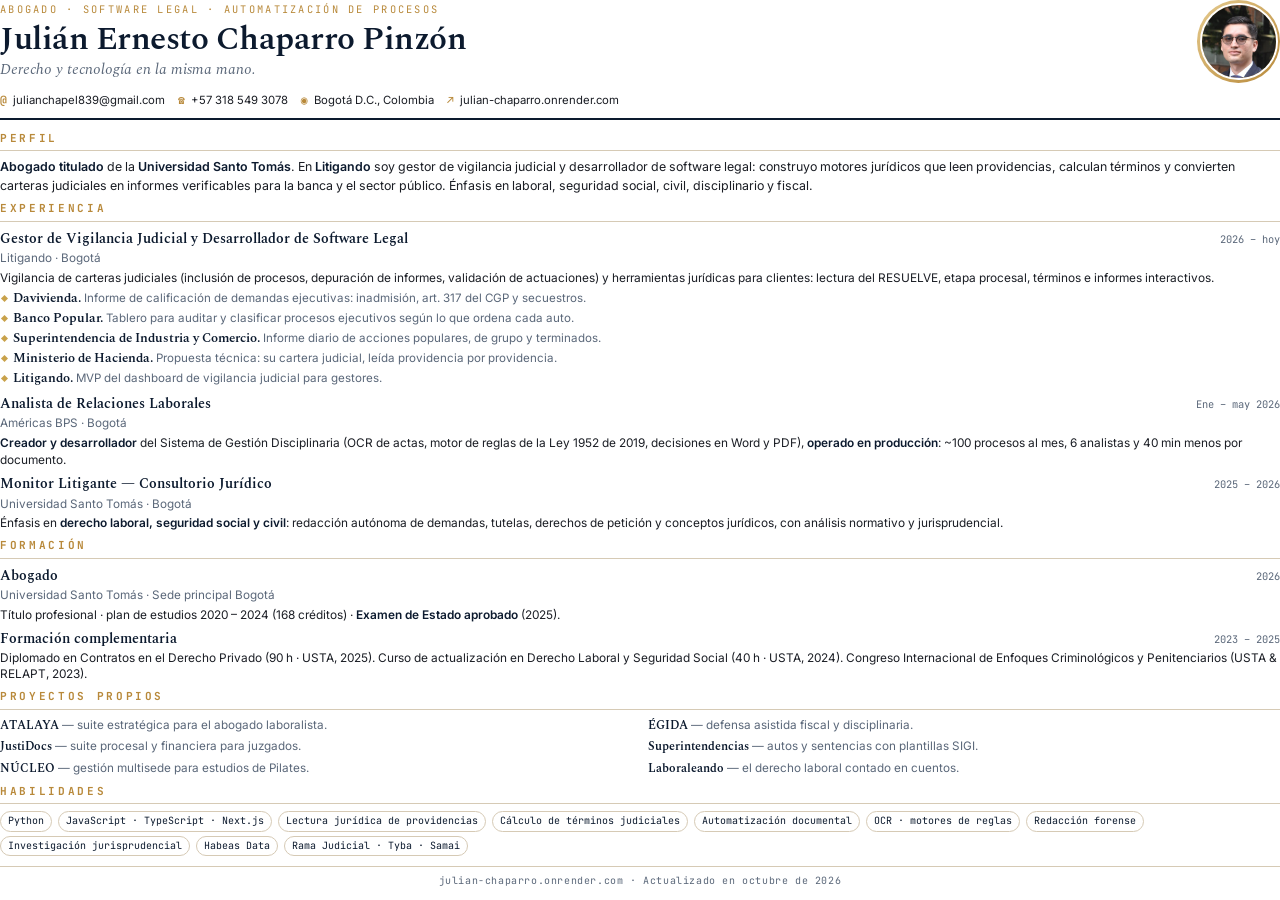
<file: cv.html>
<!DOCTYPE html>
<html lang="es-CO">
<head>
  <meta charset="UTF-8" />
  <title>CV — Julián Ernesto Chaparro Pinzón</title>
  <link rel="preconnect" href="https://fonts.googleapis.com" />
  <link rel="preconnect" href="https://fonts.gstatic.com" crossorigin />
  <link href="https://fonts.googleapis.com/css2?family=Spectral:ital,wght@0,400;0,500;0,600;0,700;1,400&family=Inter:wght@300;400;500;600;700&family=JetBrains+Mono:wght@400;500&display=swap" rel="stylesheet" />
  <style>
    :root {
      --navy: #0c1a2e;
      --navy-2: #1a2942;
      --gold: #b8893a;
      --gold-2: #c9a24b;
      --cream: #f7f3ec;
      --ink: #1a1d24;
      --muted: #5a6779;
      --rule: #d6cab5;
    }
    @page { size: Letter; margin: 0.38in 0.55in; }
    * { box-sizing: border-box; margin: 0; padding: 0; }
    html, body {
      background: #fff;
      color: var(--ink);
      font-family: "Inter", -apple-system, "Segoe UI", sans-serif;
      font-size: 9.6pt;
      line-height: 1.42;
      -webkit-print-color-adjust: exact;
      print-color-adjust: exact;
    }
    .cv { padding: 0; }

    /* Header */
    .head {
      display: grid;
      grid-template-columns: 1fr auto;
      column-gap: 18px;
      align-items: center;
      border-bottom: 2px solid var(--navy);
      padding-bottom: 10px;
      margin-bottom: 11px;
    }
    .eyebrow {
      font-family: "JetBrains Mono", monospace;
      font-size: 7.8pt;
      letter-spacing: 0.22em;
      text-transform: uppercase;
      color: var(--gold);
    }
    .name {
      font-family: "Spectral", Georgia, serif;
      font-size: 25pt;
      font-weight: 600;
      color: var(--navy);
      letter-spacing: -0.015em;
      line-height: 1.05;
      margin: 5px 0 3px;
    }
    .tagline {
      font-family: "Spectral", Georgia, serif;
      font-style: italic;
      font-size: 11pt;
      color: var(--muted);
    }
    .contact {
      grid-column: 1 / -1;
      display: flex;
      flex-wrap: wrap;
      gap: 6px 13px;
      margin-top: 9px;
      font-size: 8.5pt;
      color: var(--ink);
    }
    .contact span { display: inline-flex; align-items: center; gap: 6px; }
    .contact .mark { color: var(--gold); font-weight: 700; font-family: "JetBrains Mono", monospace; }
    .photo {
      width: 0.86in;
      height: 0.86in;
      border-radius: 50%;
      padding: 2.5px;
      background: linear-gradient(135deg, #e6cb8e, var(--gold));
    }
    .photo img { width: 100%; height: 100%; border-radius: 50%; object-fit: cover; border: 2px solid #fff; display: block; }

    /* Sections */
    .section { margin-bottom: 6px; }
    .section__title {
      font-family: "JetBrains Mono", monospace;
      font-size: 8.3pt;
      letter-spacing: 0.24em;
      text-transform: uppercase;
      color: var(--gold);
      margin-bottom: 7px;
      padding-bottom: 4px;
      border-bottom: 1px solid var(--rule);
    }

    .profile { font-size: 9.3pt; line-height: 1.48; }
    .profile strong { color: var(--navy); font-weight: 600; }

    /* Entries */
    .entry { margin-bottom: 6px; }
    .entry__head {
      display: flex;
      justify-content: space-between;
      align-items: baseline;
      gap: 12px;
    }
    .entry__role {
      font-family: "Spectral", Georgia, serif;
      font-size: 10.8pt;
      font-weight: 600;
      color: var(--navy);
    }
    .entry__date {
      font-family: "JetBrains Mono", monospace;
      font-size: 7.8pt;
      color: var(--muted);
      white-space: nowrap;
    }
    .entry__org {
      font-size: 8.8pt;
      color: var(--muted);
      margin: 1px 0 3px;
    }
    .entry__desc { font-size: 8.9pt; line-height: 1.4; }
    .entry__desc strong { color: var(--navy); font-weight: 600; }

    /* Desarrollos para clientes (Litigando) */
    .clients { display: grid; gap: 2px; margin-top: 4px; }
    .clients li {
      list-style: none;
      position: relative;
      padding-left: 13px;
      font-size: 8.7pt;
      line-height: 1.4;
      color: var(--muted);
    }
    .clients li::before {
      content: "";
      position: absolute;
      left: 2px; top: 0.52em;
      width: 5px; height: 5px;
      transform: rotate(45deg);
      background: var(--gold-2);
    }
    .clients strong { font-family: "Spectral", Georgia, serif; font-size: 9.6pt; font-weight: 600; color: var(--navy); }

    /* Projects grid */
    .projects {
      display: grid;
      grid-template-columns: 1fr 1fr;
      gap: 4px 16px;
    }
    .proj { font-size: 8.8pt; line-height: 1.42; }
    .proj__name {
      font-family: "Spectral", Georgia, serif;
      font-weight: 600;
      color: var(--navy);
    }
    .proj__desc { color: var(--muted); }

    /* Skills */
    .skills { display: flex; flex-wrap: wrap; gap: 4px 6px; }
    .skill {
      font-family: "JetBrains Mono", monospace;
      font-size: 7.5pt;
      color: var(--navy);
      border: 1px solid var(--rule);
      padding: 2px 7px;
      border-radius: 999px;
    }

    /* Footer */
    .foot {
      margin-top: 10px;
      padding-top: 7px;
      border-top: 1px solid var(--rule);
      font-size: 7.5pt;
      color: var(--muted);
      font-family: "JetBrains Mono", monospace;
      letter-spacing: 0.06em;
      text-align: center;
    }
  </style>
</head>
<body>
  <div class="cv">
    <header class="head">
      <div>
        <p class="eyebrow">Abogado · Software legal · Automatización de procesos</p>
        <h1 class="name">Julián Ernesto Chaparro Pinzón</h1>
        <p class="tagline">Derecho y tecnología en la misma mano.</p>
      </div>
      <div class="photo"><img src="assets/img/julian-chaparro-avatar-480.jpg" alt="Julián Chaparro" /></div>
      <div class="contact">
        <span><span class="mark">@</span> julianchapel839@gmail.com</span>
        <span><span class="mark">☎</span> +57 318 549 3078</span>
        <span><span class="mark">◉</span> Bogotá D.C., Colombia</span>
        <span><span class="mark">↗</span> julian-chaparro.onrender.com</span>
      </div>
    </header>

    <section class="section">
      <h2 class="section__title">Perfil</h2>
      <p class="profile">
        <strong>Abogado titulado</strong> de la <strong>Universidad Santo Tomás</strong>. En <strong>Litigando</strong> soy gestor de vigilancia judicial y desarrollador de software legal: construyo motores jurídicos que leen providencias, calculan términos y convierten carteras judiciales en informes verificables para la banca y el sector público. Énfasis en laboral, seguridad social, civil, disciplinario y fiscal.
      </p>
    </section>

    <section class="section">
      <h2 class="section__title">Experiencia</h2>

      <div class="entry">
        <div class="entry__head">
          <span class="entry__role">Gestor de Vigilancia Judicial y Desarrollador de Software Legal</span>
          <span class="entry__date">2026 – hoy</span>
        </div>
        <p class="entry__org">Litigando · Bogotá</p>
        <p class="entry__desc">
          Vigilancia de carteras judiciales (inclusión de procesos, depuración de informes, validación de actuaciones) y herramientas jurídicas para clientes: lectura del RESUELVE, etapa procesal, términos e informes interactivos.
        </p>
        <ul class="clients">
          <li><strong>Davivienda.</strong> Informe de calificación de demandas ejecutivas: inadmisión, art. 317 del CGP y secuestros.</li>
          <li><strong>Banco Popular.</strong> Tablero para auditar y clasificar procesos ejecutivos según lo que ordena cada auto.</li>
          <li><strong>Superintendencia de Industria y Comercio.</strong> Informe diario de acciones populares, de grupo y terminados.</li>
          <li><strong>Ministerio de Hacienda.</strong> Propuesta técnica: su cartera judicial, leída providencia por providencia.</li>
          <li><strong>Litigando.</strong> MVP del dashboard de vigilancia judicial para gestores.</li>
        </ul>
      </div>

      <div class="entry">
        <div class="entry__head">
          <span class="entry__role">Analista de Relaciones Laborales</span>
          <span class="entry__date">Ene – may 2026</span>
        </div>
        <p class="entry__org">Américas BPS · Bogotá</p>
        <p class="entry__desc">
          <strong>Creador y desarrollador</strong> del Sistema de Gestión Disciplinaria (OCR de actas, motor de reglas de la Ley 1952 de 2019, decisiones en Word y PDF), <strong>operado en producción</strong>: ~100 procesos al mes, 6 analistas y 40 min menos por documento.
        </p>
      </div>

      <div class="entry">
        <div class="entry__head">
          <span class="entry__role">Monitor Litigante — Consultorio Jurídico</span>
          <span class="entry__date">2025 – 2026</span>
        </div>
        <p class="entry__org">Universidad Santo Tomás · Bogotá</p>
        <p class="entry__desc">
          Énfasis en <strong>derecho laboral, seguridad social y civil</strong>: redacción autónoma de demandas, tutelas, derechos de petición y conceptos jurídicos, con análisis normativo y jurisprudencial.
        </p>
      </div>
    </section>

    <section class="section">
      <h2 class="section__title">Formación</h2>

      <div class="entry">
        <div class="entry__head">
          <span class="entry__role">Abogado</span>
          <span class="entry__date">2026</span>
        </div>
        <p class="entry__org">Universidad Santo Tomás · Sede principal Bogotá</p>
        <p class="entry__desc">
          Título profesional · plan de estudios 2020 – 2024 (168 créditos) · <strong>Examen de Estado aprobado</strong> (2025).
        </p>
      </div>

      <div class="entry">
        <div class="entry__head">
          <span class="entry__role">Formación complementaria</span>
          <span class="entry__date">2023 – 2025</span>
        </div>
        <p class="entry__desc">
          Diplomado en Contratos en el Derecho Privado (90 h · USTA, 2025). Curso de actualización en Derecho Laboral y Seguridad Social (40 h · USTA, 2024). Congreso Internacional de Enfoques Criminológicos y Penitenciarios (USTA &amp; RELAPT, 2023).
        </p>
      </div>
    </section>

    <section class="section">
      <h2 class="section__title">Proyectos propios</h2>
      <div class="projects">
        <p class="proj"><span class="proj__name">ATALAYA</span> <span class="proj__desc">— suite estratégica para el abogado laboralista.</span></p>
        <p class="proj"><span class="proj__name">ÉGIDA</span> <span class="proj__desc">— defensa asistida fiscal y disciplinaria.</span></p>
        <p class="proj"><span class="proj__name">JustiDocs</span> <span class="proj__desc">— suite procesal y financiera para juzgados.</span></p>
        <p class="proj"><span class="proj__name">Superintendencias</span> <span class="proj__desc">— autos y sentencias con plantillas SIGI.</span></p>
        <p class="proj"><span class="proj__name">NÚCLEO</span> <span class="proj__desc">— gestión multisede para estudios de Pilates.</span></p>
        <p class="proj"><span class="proj__name">Laboraleando</span> <span class="proj__desc">— el derecho laboral contado en cuentos.</span></p>
      </div>
    </section>

    <section class="section">
      <h2 class="section__title">Habilidades</h2>
      <div class="skills">
        <span class="skill">Python</span>
        <span class="skill">JavaScript · TypeScript · Next.js</span>
        <span class="skill">Lectura jurídica de providencias</span>
        <span class="skill">Cálculo de términos judiciales</span>
        <span class="skill">Automatización documental</span>
        <span class="skill">OCR · motores de reglas</span>
        <span class="skill">Redacción forense</span>
        <span class="skill">Investigación jurisprudencial</span>
        <span class="skill">Habeas Data</span>
        <span class="skill">Rama Judicial · Tyba · Samai</span>
      </div>
    </section>

    <footer class="foot">
      julian-chaparro.onrender.com  ·  Actualizado en octubre de 2026
    </footer>
  </div>
</body>
</html>
</file>
<file: styles.css>
/* =========================================================
   Julián Chaparro — Sitio personal
   Identidad: azul nocturno + dorado · Spectral / Inter / JetBrains Mono
   ========================================================= */

:root {
  /* Base */
  --navy-900: #081320;
  --navy-800: #0c1a2e;
  --navy-700: #102540;
  --navy-600: #14304f;
  --surface:  #11243c;
  --surface-2:#16304d;
  --line:     rgba(201, 162, 75, 0.18);
  --line-strong: rgba(230, 203, 142, 0.38);
  --line-soft:rgba(244, 239, 230, 0.08);

  /* Texto */
  --cream:    #f4efe6;
  --cream-dim:#d8d2c5;
  --muted:    #9fb0c3;
  --muted-2:  #7f91a7;

  /* Acentos */
  --gold:     #c9a24b;
  --gold-lt:  #e6cb8e;
  --gold-dk:  #a8843a;
  --emerald:  #3a9b73;
  --emerald-lt: #5cc49a;
  --sky:      #86b4ea;

  /* Sectores (desarrollos para clientes) */
  --sector-banca:   #dcbb84;
  --sector-publico: #86b4ea;

  /* Acentos de proyecto */
  --acc-atalaya: #d4b58a;
  --acc-egida:   #4cb387;
  --acc-nucleo:  #46c6d6;
  --acc-abps:    #5a9be0;
  --acc-laboraleando: #e0876a;
  --acc-justidocs: #a78bda;
  --acc-super:    #8b9bc4;

  --maxw: 1200px;
  --radius: 20px;
  --radius-sm: 12px;
  --ease: cubic-bezier(0.22, 1, 0.36, 1);
  --shadow-lg: 0 40px 80px -40px rgba(0, 0, 0, 0.8);

  --ff-serif: "Spectral", Georgia, "Times New Roman", serif;
  --ff-sans:  "Inter", system-ui, -apple-system, "Segoe UI", sans-serif;
  --ff-mono:  "JetBrains Mono", "SFMono-Regular", Menlo, monospace;
}

/* ----------------- Reset ----------------- */
*, *::before, *::after { box-sizing: border-box; margin: 0; padding: 0; }

html { scroll-behavior: smooth; scroll-padding-top: 88px; -webkit-text-size-adjust: 100%; }

body {
  font-family: var(--ff-sans);
  background: var(--navy-800);
  color: var(--cream);
  line-height: 1.65;
  font-size: 1.02rem;
  overflow-x: hidden;
  -webkit-font-smoothing: antialiased;
  text-rendering: optimizeLegibility;
}
/* Grano sutil sobre todo el sitio (textura de papel) */
body::before {
  content: "";
  position: fixed;
  inset: 0;
  z-index: 300;
  pointer-events: none;
  opacity: 0.045;
  background-image: url("data:image/svg+xml,%3Csvg xmlns='http://www.w3.org/2000/svg' width='160' height='160'%3E%3Cfilter id='n'%3E%3CfeTurbulence type='fractalNoise' baseFrequency='0.9' numOctaves='2' stitchTiles='stitch'/%3E%3CfeColorMatrix values='0 0 0 0 1 0 0 0 0 1 0 0 0 0 1 0 0 0 0.6 0'/%3E%3C/filter%3E%3Crect width='100%25' height='100%25' filter='url(%23n)'/%3E%3C/svg%3E");
}

img { max-width: 100%; display: block; }
a { color: inherit; text-decoration: none; }
ul, ol { list-style: none; }

::selection { background: var(--gold); color: var(--navy-900); }

:focus-visible { outline: 2px solid var(--gold-lt); outline-offset: 3px; border-radius: 4px; }

.container { width: 100%; max-width: var(--maxw); margin: 0 auto; padding: 0 28px; }

.sr-only {
  position: absolute; width: 1px; height: 1px; padding: 0; margin: -1px;
  overflow: hidden; clip: rect(0 0 0 0); white-space: nowrap; border: 0;
}
.sprite { position: absolute; width: 0; height: 0; overflow: hidden; }

.skip-link {
  position: fixed; top: 12px; left: 12px; z-index: 400;
  padding: 10px 16px; border-radius: 10px;
  background: var(--gold); color: var(--navy-900); font-weight: 600;
  transform: translateY(-160%);
  transition: transform .25s var(--ease);
}
.skip-link:focus { transform: none; }

/* Íconos SVG (trazo, heredan el color) */
:where(.chip__icon, .bridge__icon, .traits__icon, .privacy__icon, .case__lock, .service__icon) svg {
  width: 1em; height: 1em;
  fill: none; stroke: currentColor; stroke-width: 1.6;
  stroke-linecap: round; stroke-linejoin: round;
  flex-shrink: 0;
}

/* Barra de progreso de lectura */
.progress { position: fixed; inset: 0 0 auto 0; height: 2px; z-index: 160; pointer-events: none; }
.progress span {
  display: block; height: 100%;
  background: linear-gradient(90deg, var(--gold-dk), var(--gold-lt));
  transform: scaleX(0); transform-origin: 0 50%;
}

/* ----------------- Tipografía ----------------- */
h1, h2, h3, h4 { font-family: var(--ff-serif); font-weight: 600; line-height: 1.12; letter-spacing: -0.01em; }

.eyebrow {
  font-family: var(--ff-mono);
  font-size: 0.78rem;
  letter-spacing: 0.32em;
  text-transform: uppercase;
  color: var(--gold);
  display: inline-flex;
  align-items: center;
  gap: 0.5em;
}

.accent {
  font-style: italic;
  font-weight: 500;
  color: var(--gold);
  background: linear-gradient(120deg, var(--gold-lt), var(--gold) 55%, var(--gold-dk));
  -webkit-background-clip: text;
  background-clip: text;
  -webkit-text-fill-color: transparent;
  padding-right: 0.08em;
}
.hl { color: var(--cream); border-bottom: 1px solid var(--gold); padding-bottom: 1px; }

/* ----------------- Botones ----------------- */
.btn {
  display: inline-flex;
  align-items: center;
  justify-content: center;
  gap: 0.5em;
  font-family: var(--ff-sans);
  font-weight: 600;
  font-size: 0.96rem;
  letter-spacing: 0.01em;
  padding: 0.92em 1.7em;
  border-radius: 999px;
  border: 1px solid transparent;
  cursor: pointer;
  transition: transform .3s var(--ease), box-shadow .3s var(--ease), background .3s var(--ease), color .3s var(--ease), border-color .3s var(--ease);
  white-space: nowrap;
}
.btn--gold {
  background: linear-gradient(135deg, var(--gold-lt), var(--gold));
  color: var(--navy-900);
  box-shadow: 0 10px 30px -12px rgba(201, 162, 75, 0.6);
}
.btn--gold:hover { transform: translateY(-3px); box-shadow: 0 18px 38px -12px rgba(201, 162, 75, 0.75); }
.btn--ghost {
  background: rgba(8, 19, 32, 0.35);
  color: var(--cream);
  border-color: var(--line);
}
.btn--ghost:hover { border-color: var(--gold); color: var(--gold-lt); transform: translateY(-3px); }
.btn--small { padding: 0.6em 1.2em; font-size: 0.88rem; }

/* Pulso de "en curso" */
.pulse {
  position: relative;
  width: 8px; height: 8px;
  border-radius: 50%;
  background: var(--emerald-lt);
  flex-shrink: 0;
  animation: pulse 2.4s ease-out infinite;
}
@keyframes pulse {
  0%   { box-shadow: 0 0 0 0 rgba(92, 196, 154, 0.55); }
  70%  { box-shadow: 0 0 0 9px rgba(92, 196, 154, 0); }
  100% { box-shadow: 0 0 0 0 rgba(92, 196, 154, 0); }
}

/* ----------------- Nav ----------------- */
.nav {
  position: fixed;
  inset: 0 0 auto 0;
  z-index: 100;
  padding: 18px 0;
  transition: padding .35s var(--ease), background .35s var(--ease), border-color .35s var(--ease), backdrop-filter .35s var(--ease);
  border-bottom: 1px solid transparent;
}
.nav.is-scrolled {
  padding: 10px 0;
  background: rgba(8, 19, 32, 0.82);
  backdrop-filter: blur(14px) saturate(1.2);
  -webkit-backdrop-filter: blur(14px) saturate(1.2);
  border-bottom-color: var(--line-soft);
}
.nav__inner { display: flex; align-items: center; justify-content: space-between; gap: 24px; }

.brand { display: inline-flex; align-items: center; gap: 12px; }
.brand__mark {
  display: grid;
  place-items: center;
  width: 42px; height: 42px;
  border-radius: 11px;
  background: linear-gradient(140deg, var(--navy-600), var(--navy-700));
  border: 1px solid var(--line);
  font-family: var(--ff-serif);
  font-weight: 700;
  font-size: 1.1rem;
  color: var(--gold);
  letter-spacing: 0.02em;
  flex-shrink: 0;
}
.brand__text { display: flex; flex-direction: column; line-height: 1.15; }
.brand__name { font-family: var(--ff-serif); font-weight: 600; font-size: 1.06rem; }
.brand__role { font-family: var(--ff-mono); font-size: 0.66rem; letter-spacing: 0.2em; text-transform: uppercase; color: var(--muted); }

.nav__links { display: flex; align-items: center; gap: 28px; }
.nav__links > a:not(.btn) {
  font-size: 0.94rem;
  color: var(--cream-dim);
  position: relative;
  padding: 4px 0;
  transition: color .25s var(--ease);
}
.nav__links > a:not(.btn)::after {
  content: ""; position: absolute; left: 0; bottom: -2px;
  width: 0; height: 1.5px; background: var(--gold);
  transition: width .3s var(--ease);
}
.nav__links > a:not(.btn):hover { color: var(--cream); }
.nav__links > a:not(.btn):hover::after { width: 100%; }
.nav__links > a:not(.btn).is-active { color: var(--gold-lt); }
.nav__links > a:not(.btn).is-active::after { width: 100%; }

.nav__toggle {
  display: none;
  flex-direction: column;
  justify-content: center;
  gap: 5px;
  width: 44px; height: 44px;
  background: rgba(8, 19, 32, 0.5);
  border: 1px solid var(--line);
  border-radius: 10px;
  cursor: pointer;
  position: relative;
  z-index: 2;
}
.nav__toggle span { display: block; width: 20px; height: 2px; background: var(--cream); margin: 0 auto; transition: transform .3s var(--ease), opacity .3s var(--ease); }
.nav__toggle.is-open span:nth-child(1) { transform: translateY(7px) rotate(45deg); }
.nav__toggle.is-open span:nth-child(2) { opacity: 0; }
.nav__toggle.is-open span:nth-child(3) { transform: translateY(-7px) rotate(-45deg); }

/* ----------------- Hero ----------------- */
.hero {
  position: relative;
  min-height: 100svh;
  display: flex;
  align-items: center;
  padding: 140px 0 110px;
  overflow: hidden;
  background:
    radial-gradient(120% 80% at 80% -10%, rgba(20, 48, 79, 0.9) 0%, transparent 55%),
    radial-gradient(90% 70% at 0% 110%, rgba(201, 162, 75, 0.07) 0%, transparent 50%),
    linear-gradient(180deg, var(--navy-900), var(--navy-800) 60%, var(--navy-800));
}
.hero__canvas { position: absolute; inset: 0; width: 100%; height: 100%; opacity: 0.5; }
.hero__glow {
  position: absolute;
  top: -10%; right: -8%;
  width: 60vw; height: 60vw;
  max-width: 760px; max-height: 760px;
  background: radial-gradient(circle, rgba(201, 162, 75, 0.14), transparent 62%);
  filter: blur(20px);
  pointer-events: none;
  animation: floatGlow 14s ease-in-out infinite alternate;
}
@keyframes floatGlow { from { transform: translate(0,0); } to { transform: translate(-40px, 36px); } }

.hero__grid {
  position: relative;
  z-index: 2;
  display: grid;
  grid-template-columns: minmax(0, 1.12fr) minmax(0, 0.88fr);
  gap: clamp(40px, 6vw, 84px);
  align-items: center;
}

.hero__status {
  display: inline-flex;
  align-items: center;
  gap: 10px;
  font-family: var(--ff-mono);
  font-size: 0.72rem;
  letter-spacing: 0.18em;
  text-transform: uppercase;
  color: var(--cream-dim);
  padding: 8px 16px 8px 13px;
  border: 1px solid var(--line);
  border-radius: 999px;
  background: rgba(8, 19, 32, 0.55);
  backdrop-filter: blur(8px);
  -webkit-backdrop-filter: blur(8px);
}

.hero__title {
  font-size: clamp(2.5rem, 5.2vw, 4.5rem);
  font-weight: 600;
  margin: 26px 0 24px;
  letter-spacing: -0.022em;
  line-height: 1.06;
  text-wrap: balance;
}
.hero__lead {
  font-size: clamp(1.04rem, 1.7vw, 1.22rem);
  color: var(--cream-dim);
  max-width: 600px;
  line-height: 1.72;
}
.hero__lead strong { color: var(--cream); font-weight: 600; }
.hero__lead em { color: var(--gold-lt); font-style: italic; }

.hero__cta { display: flex; flex-wrap: wrap; align-items: center; gap: 14px; margin: 36px 0 0; }
.hero__cv {
  display: inline-flex; align-items: center; gap: 0.4em;
  padding: 0.9em 0.6em;
  font-weight: 600; font-size: 0.95rem;
  color: var(--cream-dim);
  transition: color .25s var(--ease);
}
.hero__cv:hover { color: var(--gold-lt); }

.hero__creds {
  display: flex; flex-wrap: wrap;
  gap: 12px 28px;
  margin-top: 42px;
  padding-top: 24px;
  border-top: 1px solid var(--line-soft);
}
.hero__creds li {
  font-family: var(--ff-mono);
  font-size: 0.72rem;
  letter-spacing: 0.12em;
  text-transform: uppercase;
  color: var(--muted);
  position: relative;
  padding-left: 18px;
}
.hero__creds li::before { content: "✦"; position: absolute; left: 0; color: var(--gold); font-size: 0.7rem; }

/* Retrato en arco */
.portrait {
  position: relative;
  justify-self: center;
  width: min(100%, 440px);
  margin: 0;
}
.portrait::before {
  content: "";
  position: absolute;
  inset: 0;
  transform: translate(18px, 18px);
  border: 1px solid var(--line-strong);
  border-radius: 50% 50% 24px 24px / 40% 40% 24px 24px;
  pointer-events: none;
}
.portrait::after {
  content: "";
  position: absolute;
  inset: 8% -14% -8% -14%;
  z-index: -1;
  background: radial-gradient(closest-side, rgba(201, 162, 75, 0.24), transparent 72%);
  filter: blur(8px);
  pointer-events: none;
}
.portrait__frame {
  position: relative;
  aspect-ratio: 4 / 5;
  border-radius: 50% 50% 24px 24px / 40% 40% 24px 24px;
  overflow: hidden;
  background: var(--navy-700);
  border: 1px solid rgba(230, 203, 142, 0.4);
  box-shadow: 0 50px 90px -40px rgba(0, 0, 0, 0.9), 0 0 0 8px rgba(8, 19, 32, 0.4);
}
.portrait__frame img { width: 100%; height: 100%; object-fit: cover; object-position: 50% 18%; }
.portrait__frame::after {
  content: "";
  position: absolute;
  inset: 0;
  background:
    linear-gradient(to top, rgba(8, 19, 32, 0.5), transparent 36%),
    linear-gradient(160deg, rgba(201, 162, 75, 0.08), transparent 40%);
  pointer-events: none;
}

.portrait__chip {
  position: absolute;
  z-index: 3;
  display: flex;
  align-items: center;
  gap: 12px;
  padding: 11px 18px 11px 11px;
  border-radius: 16px;
  background: rgba(10, 23, 39, 0.78);
  border: 1px solid var(--line);
  backdrop-filter: blur(14px) saturate(1.3);
  -webkit-backdrop-filter: blur(14px) saturate(1.3);
  box-shadow: 0 24px 48px -22px rgba(0, 0, 0, 0.85);
  white-space: nowrap;
  animation: floaty 7s ease-in-out infinite;
}
.portrait__chip strong { display: block; font-family: var(--ff-serif); font-size: 1.02rem; font-weight: 600; color: var(--cream); line-height: 1.2; }
.portrait__chip small { display: block; font-family: var(--ff-mono); font-size: 0.62rem; letter-spacing: 0.12em; text-transform: uppercase; color: var(--muted); margin-top: 3px; }
.portrait__chip--law  { left: -56px; top: 57%; }
.portrait__chip--code { right: -22px; bottom: 7%; animation-delay: -3.5s; }
.chip__icon {
  display: grid; place-items: center;
  width: 40px; height: 40px;
  border-radius: 12px;
  font-size: 20px;
  color: var(--gold);
  background: rgba(201, 162, 75, 0.12);
  border: 1px solid var(--line);
}
.chip__icon--cool { color: var(--sky); background: rgba(134, 180, 234, 0.1); border-color: rgba(134, 180, 234, 0.26); }
@keyframes floaty { 0%, 100% { transform: translateY(0); } 50% { transform: translateY(-8px); } }

.hero__scroll {
  position: absolute;
  bottom: 30px; left: 50%;
  transform: translateX(-50%);
  z-index: 2;
  width: 26px; height: 42px;
  border: 1.5px solid var(--line);
  border-radius: 999px;
  display: grid; place-items: start center;
  padding-top: 8px;
}
.hero__scroll span { width: 4px; height: 8px; border-radius: 4px; background: var(--gold); animation: scrollDot 1.8s ease-in-out infinite; }
@keyframes scrollDot { 0%,100% { transform: translateY(0); opacity: 1; } 50% { transform: translateY(10px); opacity: .3; } }

/* ----------------- Franja de clientes ----------------- */
.clients {
  position: relative;
  padding: 34px 0 38px;
  background: var(--navy-900);
  border-top: 1px solid var(--line-soft);
  border-bottom: 1px solid var(--line-soft);
}
.clients__label {
  text-align: center;
  font-family: var(--ff-mono);
  font-size: 0.7rem;
  letter-spacing: 0.24em;
  text-transform: uppercase;
  color: var(--muted);
  margin-bottom: 16px;
}
.clients__list { display: flex; flex-wrap: wrap; justify-content: center; align-items: center; gap: 10px 40px; }
.clients__list li { display: flex; align-items: center; gap: 14px; }
.clients__list li::before { content: ""; width: 6px; height: 6px; transform: rotate(45deg); background: var(--gold); opacity: 0.85; flex-shrink: 0; }
.clients__list a {
  font-family: var(--ff-serif);
  font-size: clamp(1.05rem, 1.7vw, 1.3rem);
  color: var(--cream-dim);
  transition: color .25s var(--ease);
}
.clients__list a:hover { color: var(--gold-lt); }

/* ----------------- Secciones ----------------- */
.section { padding: clamp(76px, 10vw, 130px) 0; position: relative; }
.section--alt { background: linear-gradient(180deg, var(--navy-900), var(--navy-800)); }
.section--alt::before, .section--alt::after {
  content: ""; position: absolute; left: 0; right: 0; height: 1px;
  background: linear-gradient(90deg, transparent, var(--line), transparent);
}
.section--alt::before { top: 0; } .section--alt::after { bottom: 0; }

.section__head { max-width: 740px; margin-bottom: clamp(40px, 6vw, 64px); }
.section__num {
  font-family: var(--ff-mono);
  font-size: 0.82rem;
  letter-spacing: 0.3em;
  color: var(--gold);
  display: flex;
  align-items: center;
  gap: 14px;
  margin-bottom: 14px;
}
.section__num::after { content: ""; width: 40px; height: 1px; background: linear-gradient(90deg, var(--gold), transparent); }
.section__title { font-size: clamp(1.9rem, 4vw, 3rem); margin-bottom: 18px; text-wrap: balance; }
.section__sub { font-size: 1.08rem; color: var(--muted); max-width: 640px; }
.section__sub em { color: var(--gold-lt); }

/* ----------------- Grids ----------------- */
.grid { display: grid; gap: 22px; }
.grid--2 { grid-template-columns: repeat(2, minmax(0, 1fr)); }
.grid--4 { grid-template-columns: repeat(4, minmax(0, 1fr)); }

/* Luz que sigue al cursor sobre las tarjetas */
.spot { position: relative; isolation: isolate; }
.spot::after {
  content: "";
  position: absolute;
  inset: 0;
  z-index: -1;
  border-radius: inherit;
  pointer-events: none;
  opacity: 0;
  transition: opacity .45s var(--ease);
  background: radial-gradient(460px circle at var(--mx, 50%) var(--my, 0%), rgba(201, 162, 75, 0.09), transparent 45%);
}
.spot:hover::after { opacity: 1; }

/* ----------------- Sobre mí ----------------- */
.about__bridge {
  display: grid;
  grid-template-columns: minmax(0, 1fr) auto minmax(0, 1fr);
  gap: 28px;
  align-items: stretch;
}
.bridge__side {
  background: linear-gradient(160deg, var(--surface), var(--navy-700));
  border: 1px solid var(--line-soft);
  border-radius: var(--radius);
  padding: 38px 34px;
  transition: border-color .4s var(--ease);
}
.bridge__side:hover { border-color: var(--line); }
.bridge__side h3 { font-size: 1.5rem; margin: 18px 0 12px; }
.bridge__side p { color: var(--muted); }
.bridge__side strong { color: var(--cream-dim); font-weight: 600; }
.bridge__side em { color: var(--gold-lt); font-style: italic; }
.bridge__icon {
  display: grid; place-items: center;
  width: 58px; height: 58px;
  border-radius: 14px;
  background: rgba(201, 162, 75, 0.1);
  border: 1px solid var(--line);
  font-size: 27px;
  color: var(--gold);
}
.bridge__icon--cool { color: var(--sky); background: rgba(134, 180, 234, 0.08); border-color: rgba(134, 180, 234, 0.24); }

.bridge__link { display: flex; flex-direction: column; align-items: center; justify-content: center; gap: 6px; }
.bridge__dot { width: 11px; height: 11px; border-radius: 50%; background: var(--sky); box-shadow: 0 0 14px var(--sky); }
.bridge__dot--gold { background: var(--gold); box-shadow: 0 0 14px var(--gold); }
.bridge__line { width: 2px; flex: 1; min-height: 60px; background: linear-gradient(180deg, var(--gold), var(--sky)); border-radius: 2px; }

.about__quote {
  font-family: var(--ff-serif);
  font-style: italic;
  font-size: clamp(1.4rem, 3vw, 2.1rem);
  line-height: 1.45;
  text-align: center;
  max-width: 860px;
  margin: clamp(44px, 6vw, 72px) auto 0;
  color: var(--cream);
  position: relative;
  padding: 0 20px;
  text-wrap: balance;
}
.about__quote::before, .about__quote::after { content: ""; display: block; width: 54px; height: 2px; background: var(--gold); margin: 0 auto; }
.about__quote::before { margin-bottom: 28px; } .about__quote::after { margin-top: 28px; }

/* ----------------- Hoy: Litigando ----------------- */
.role {
  display: grid;
  grid-template-columns: minmax(0, 1.22fr) minmax(0, 1fr);
  border-radius: 24px;
  border: 1px solid transparent;
  background:
    linear-gradient(160deg, var(--surface-2), var(--navy-700)) padding-box,
    linear-gradient(135deg, rgba(230, 203, 142, 0.6), rgba(201, 162, 75, 0.08) 42%, rgba(134, 180, 234, 0.3)) border-box;
  box-shadow: var(--shadow-lg);
  overflow: hidden;
}
.role__main { padding: clamp(28px, 4vw, 48px); }
.role__aside {
  padding: clamp(28px, 4vw, 44px);
  background: rgba(8, 19, 32, 0.42);
  border-left: 1px solid var(--line-soft);
}
.role__now {
  display: inline-flex; align-items: center; gap: 10px;
  font-family: var(--ff-mono);
  font-size: 0.7rem;
  letter-spacing: 0.16em;
  text-transform: uppercase;
  color: var(--emerald-lt);
  padding: 6px 13px 6px 11px;
  border-radius: 999px;
  border: 1px solid rgba(92, 196, 154, 0.3);
  background: rgba(58, 155, 115, 0.1);
}
.role__title { font-size: clamp(1.55rem, 2.6vw, 2.1rem); margin: 18px 0 8px; text-wrap: balance; }
.role__org { font-family: var(--ff-mono); font-size: 0.78rem; letter-spacing: 0.12em; text-transform: uppercase; color: var(--gold); }
.role__desc { color: var(--muted); margin-top: 18px; }
.role__desc strong, .role__extra strong { color: var(--cream-dim); font-weight: 600; }
.role__extra {
  margin-top: 26px;
  padding: 18px 20px;
  border-radius: 14px;
  background: rgba(255, 255, 255, 0.03);
  border: 1px dashed var(--line);
  color: var(--muted);
  font-size: 0.95rem;
}
.role__extra-label {
  display: block;
  font-family: var(--ff-mono);
  font-size: 0.64rem;
  letter-spacing: 0.22em;
  text-transform: uppercase;
  color: var(--gold);
  margin-bottom: 6px;
}
.role__aside-title {
  font-family: var(--ff-mono);
  font-size: 0.7rem;
  letter-spacing: 0.22em;
  text-transform: uppercase;
  color: var(--cream-dim);
}
.traits { display: grid; gap: 22px; margin-top: 22px; }
.traits li { display: grid; grid-template-columns: 44px minmax(0, 1fr); gap: 16px; align-items: start; }
.traits__icon {
  width: 44px; height: 44px;
  border-radius: 12px;
  display: grid; place-items: center;
  font-size: 20px;
  color: var(--gold);
  background: rgba(201, 162, 75, 0.1);
  border: 1px solid var(--line);
}
.traits li > div > strong { display: block; font-family: var(--ff-serif); font-size: 1.12rem; font-weight: 600; color: var(--cream); margin-bottom: 3px; line-height: 1.3; }
.traits li > div > span { display: block; color: var(--muted); font-size: 0.93rem; line-height: 1.55; }

/* ----------------- Desarrollos para clientes ----------------- */
.privacy {
  display: flex;
  gap: 18px;
  align-items: flex-start;
  padding: 22px 26px;
  margin-bottom: 28px;
  border-radius: 18px;
  background: linear-gradient(135deg, rgba(201, 162, 75, 0.11), rgba(201, 162, 75, 0.03));
  border: 1px solid var(--line);
}
.privacy__icon {
  flex-shrink: 0;
  width: 46px; height: 46px;
  border-radius: 50%;
  display: grid; place-items: center;
  font-size: 21px;
  color: var(--navy-900);
  background: linear-gradient(135deg, var(--gold-lt), var(--gold));
  box-shadow: 0 10px 24px -10px rgba(201, 162, 75, 0.6);
}
.privacy__icon svg { stroke-width: 1.9; }
.privacy p { color: var(--cream-dim); font-size: 0.98rem; }
.privacy strong { color: var(--gold-lt); font-weight: 600; }

.cases { display: grid; grid-template-columns: repeat(2, minmax(0, 1fr)); gap: 24px; }
.case {
  --sec: var(--sector-banca);
  position: relative;
  display: flex;
  flex-direction: column;
  padding: 30px 32px 28px;
  border-radius: var(--radius);
  background: linear-gradient(165deg, var(--surface-2), var(--navy-700));
  border: 1px solid var(--line-soft);
  overflow: hidden;
  transition: transform .45s var(--ease), border-color .45s var(--ease), box-shadow .45s var(--ease);
}
.case[data-sector="publico"] { --sec: var(--sector-publico); }
.case::before {
  content: "";
  position: absolute;
  inset: 0 0 auto 0;
  height: 3px;
  background: linear-gradient(90deg, var(--sec), transparent 78%);
}
.case:hover { transform: translateY(-6px); border-color: color-mix(in srgb, var(--sec) 35%, transparent); box-shadow: 0 34px 64px -34px rgba(0, 0, 0, 0.8); }
.case__head { display: flex; justify-content: space-between; align-items: center; gap: 12px; margin-bottom: 20px; }
.case__sector {
  font-family: var(--ff-mono);
  font-size: 0.66rem;
  letter-spacing: 0.18em;
  text-transform: uppercase;
  color: var(--sec);
  padding: 5px 11px;
  border-radius: 999px;
  border: 1px solid color-mix(in srgb, var(--sec) 40%, transparent);
  background: color-mix(in srgb, var(--sec) 9%, transparent);
  white-space: nowrap;
}
.case__lock {
  display: inline-flex; align-items: center; gap: 7px;
  font-family: var(--ff-mono);
  font-size: 0.64rem;
  letter-spacing: 0.14em;
  text-transform: uppercase;
  color: var(--muted);
  white-space: nowrap;
}
.case__lock svg { font-size: 14px; color: var(--gold); }
.case__client { font-size: clamp(1.45rem, 2.3vw, 1.85rem); line-height: 1.15; color: var(--cream); text-wrap: balance; }
.case__title {
  font-family: var(--ff-mono);
  font-size: 0.72rem;
  letter-spacing: 0.08em;
  text-transform: uppercase;
  color: var(--sec);
  margin-top: 10px;
  line-height: 1.5;
}
.case__desc { color: var(--muted); margin-top: 16px; font-size: 0.97rem; }
.case__label {
  display: flex; align-items: center; gap: 12px;
  font-family: var(--ff-mono);
  font-size: 0.64rem;
  letter-spacing: 0.22em;
  text-transform: uppercase;
  color: var(--cream-dim);
  margin: 22px 0 12px;
}
.case__label::after { content: ""; flex: 1; height: 1px; background: var(--line-soft); }
.case__built { display: grid; gap: 10px; }
.case__built li { position: relative; padding-left: 22px; color: var(--cream-dim); font-size: 0.93rem; line-height: 1.58; }
.case__built li::before {
  content: "";
  position: absolute;
  left: 2px; top: 0.62em;
  width: 7px; height: 7px;
  border-radius: 1px;
  transform: rotate(45deg);
  background: var(--sec);
  opacity: 0.85;
}
.case__tags { display: flex; flex-wrap: wrap; gap: 8px; margin-top: auto; padding-top: 24px; }
.case__tags li {
  font-family: var(--ff-mono);
  font-size: 0.7rem;
  letter-spacing: 0.04em;
  color: var(--cream-dim);
  background: rgba(255, 255, 255, 0.04);
  border: 1px solid var(--line-soft);
  padding: 5px 11px;
  border-radius: 999px;
}

/* ----------------- Proyectos ----------------- */
.projects { display: grid; grid-template-columns: repeat(2, minmax(0, 1fr)); gap: 24px; }
.project {
  display: flex;
  background: linear-gradient(160deg, var(--surface-2), var(--navy-700));
  border: 1px solid var(--line-soft);
  border-radius: var(--radius);
  overflow: hidden;
  transition: transform .45s var(--ease), border-color .45s var(--ease), box-shadow .45s var(--ease);
}
.project:hover { transform: translateY(-7px); box-shadow: 0 34px 64px -34px rgba(0,0,0,0.8); }
.project__bar { width: 6px; flex-shrink: 0; background: var(--acc); }
.project__body { display: flex; flex-direction: column; align-items: flex-start; padding: 32px 30px; width: 100%; }
.project[data-accent="atalaya"] { --acc: var(--acc-atalaya); }
.project[data-accent="egida"]   { --acc: var(--acc-egida); }
.project[data-accent="nucleo"]  { --acc: var(--acc-nucleo); }
.project[data-accent="abps"]    { --acc: var(--acc-abps); }
.project[data-accent="justidocs"] { --acc: var(--acc-justidocs); }
.project[data-accent="super"]   { --acc: var(--acc-super); }
.project:hover { border-color: color-mix(in srgb, var(--acc) 40%, transparent); }
/* Si la grilla queda impar, centrar la última tarjeta */
@media (min-width: 861px) {
  .projects .project:last-child:nth-child(odd) {
    grid-column: 1 / -1;
    max-width: calc(50% - 12px);
    margin-inline: auto;
  }
}

.project__head { display: flex; align-items: flex-start; justify-content: space-between; gap: 14px; margin-bottom: 16px; width: 100%; }
.project__name { font-size: 1.7rem; letter-spacing: 0.01em; color: var(--cream); }
.project__tag { font-family: var(--ff-mono); font-size: 0.72rem; letter-spacing: 0.08em; text-transform: uppercase; color: var(--acc); margin-top: 6px; }
.project__desc { color: var(--muted); font-size: 0.97rem; }
.project__desc strong { color: var(--cream-dim); font-weight: 600; }
.project__meta { display: flex; flex-wrap: wrap; gap: 8px; margin: 20px 0 22px; }
.project__meta:last-child { margin-bottom: 0; }
.project__meta li {
  font-family: var(--ff-mono);
  font-size: 0.72rem;
  letter-spacing: 0.04em;
  color: var(--cream-dim);
  background: rgba(255,255,255,0.04);
  border: 1px solid var(--line-soft);
  padding: 5px 11px;
  border-radius: 999px;
}
.project__link {
  display: inline-flex;
  align-items: center;
  gap: 0.45em;
  margin-top: auto;
  font-family: var(--ff-sans);
  font-weight: 600;
  font-size: 0.92rem;
  color: var(--acc);
  padding: 10px 20px;
  border: 1px solid color-mix(in srgb, var(--acc) 45%, transparent);
  border-radius: 999px;
  transition: background .3s var(--ease), border-color .3s var(--ease), transform .3s var(--ease);
}
.project__link span { transition: transform .3s var(--ease); }
.project__link:hover {
  background: color-mix(in srgb, var(--acc) 14%, transparent);
  border-color: var(--acc);
  transform: translateY(-2px);
}
.project__link:hover span { transform: translate(3px, -3px); }
.project__link:focus-visible { outline: 2px solid var(--acc); outline-offset: 3px; }

.badge {
  flex-shrink: 0;
  font-family: var(--ff-mono);
  font-size: 0.64rem;
  letter-spacing: 0.1em;
  text-transform: uppercase;
  padding: 6px 11px;
  border-radius: 999px;
  border: 1px solid currentColor;
  white-space: nowrap;
}
.badge--prod  { color: var(--emerald-lt); background: rgba(58, 155, 115, 0.1); }
.badge--demo  { color: var(--gold); background: rgba(201, 162, 75, 0.1); }
.badge--proto { color: var(--muted); background: rgba(159, 176, 195, 0.08); }

/* Bloque destacado "un plus" — Laboraleando */
.feature {
  display: flex;
  margin-top: 24px;
  background: linear-gradient(160deg, var(--surface-2), var(--navy-700));
  border: 1px solid var(--line-soft);
  border-radius: var(--radius);
  overflow: hidden;
  transition: transform .45s var(--ease), border-color .45s var(--ease), box-shadow .45s var(--ease);
}
.feature[data-accent="laboraleando"] { --acc: var(--acc-laboraleando); }
.feature:hover { transform: translateY(-6px); border-color: color-mix(in srgb, var(--acc) 42%, transparent); box-shadow: 0 30px 60px -34px rgba(0,0,0,0.8); }
.feature__bar { width: 6px; flex-shrink: 0; background: var(--acc); }
.feature__body { display: flex; align-items: center; justify-content: space-between; gap: 30px; padding: 30px 36px; width: 100%; }
.feature__eyebrow { font-family: var(--ff-mono); font-size: 0.7rem; letter-spacing: 0.2em; text-transform: uppercase; color: var(--acc); }
.feature__name { font-size: 1.7rem; margin: 9px 0 10px; color: var(--cream); }
.feature__desc { color: var(--muted); font-size: 0.98rem; max-width: 68ch; }
.feature__link {
  display: inline-flex; align-items: center; gap: 0.45em; flex-shrink: 0;
  font-family: var(--ff-sans); font-weight: 600; font-size: 0.92rem;
  color: var(--acc); padding: 11px 22px;
  border: 1px solid color-mix(in srgb, var(--acc) 45%, transparent);
  border-radius: 999px; white-space: nowrap;
  transition: background .3s var(--ease), border-color .3s var(--ease), transform .3s var(--ease);
}
.feature__link span { transition: transform .3s var(--ease); }
.feature__link:hover { background: color-mix(in srgb, var(--acc) 14%, transparent); border-color: var(--acc); transform: translateY(-2px); }
.feature__link:hover span { transform: translate(3px, -3px); }
.feature__link:focus-visible { outline: 2px solid var(--acc); outline-offset: 3px; }

/* ----------------- Servicios ----------------- */
.service {
  position: relative;
  background: linear-gradient(160deg, var(--surface), var(--navy-700));
  border: 1px solid var(--line-soft);
  border-radius: var(--radius);
  padding: 36px 34px;
  transition: transform .4s var(--ease), border-color .4s var(--ease), box-shadow .4s var(--ease);
  overflow: hidden;
}
.service::before {
  content: ""; position: absolute; top: 0; left: 0; width: 100%; height: 3px;
  background: linear-gradient(90deg, var(--gold), transparent);
  transform: scaleX(0); transform-origin: left;
  transition: transform .5s var(--ease);
}
.service:hover { transform: translateY(-6px); border-color: var(--line); box-shadow: 0 28px 56px -30px rgba(0,0,0,0.75); }
.service:hover::before { transform: scaleX(1); }
.service__top { display: flex; align-items: center; gap: 16px; margin-bottom: 16px; }
.service__icon {
  display: grid; place-items: center;
  width: 50px; height: 50px;
  flex-shrink: 0;
  border-radius: 13px;
  background: rgba(201, 162, 75, 0.1);
  border: 1px solid var(--line);
  color: var(--gold);
  font-size: 23px;
}
.service__top h3 { font-size: 1.4rem; }
.service p { color: var(--muted); }
.service .service__for { margin-top: 16px; font-size: 0.92rem; color: var(--cream-dim); }
.service__for span { font-family: var(--ff-mono); font-size: 0.72rem; letter-spacing: 0.14em; text-transform: uppercase; color: var(--gold); margin-right: 6px; }

/* ----------------- Principios ----------------- */
.principle {
  background: linear-gradient(165deg, var(--surface), var(--navy-700));
  border: 1px solid var(--line-soft);
  border-radius: var(--radius);
  padding: 32px 28px;
  transition: transform .4s var(--ease), border-color .4s var(--ease), box-shadow .4s var(--ease);
}
.principle:hover { transform: translateY(-6px); border-color: var(--line); box-shadow: 0 24px 50px -28px rgba(0,0,0,0.7); }
.principle__num {
  font-family: var(--ff-serif);
  font-size: 2.4rem;
  color: var(--gold);
  display: block;
  line-height: 1;
  margin-bottom: 18px;
  opacity: 0.85;
}
.principle h3 { font-size: 1.28rem; margin-bottom: 10px; }
.principle p { color: var(--muted); font-size: 0.96rem; }

/* ----------------- Trayectoria ----------------- */
.career {
  display: grid;
  grid-template-columns: repeat(2, minmax(0, 1fr));
  gap: clamp(36px, 6vw, 80px);
  margin-bottom: 64px;
}
.career__title { display: flex; align-items: center; gap: 14px; font-size: 1.45rem; margin-bottom: 28px; }
.career__title::before { content: ""; width: 28px; height: 1px; background: var(--gold); }

.timeline { position: relative; padding-left: 30px; }
.timeline::before {
  content: "";
  position: absolute;
  left: 6px; top: 8px; bottom: 8px;
  width: 2px;
  border-radius: 2px;
  background: linear-gradient(180deg, var(--gold), var(--line-soft));
}
.timeline__item { position: relative; padding-bottom: 30px; }
.timeline__item:last-child { padding-bottom: 0; }
.timeline__item::before {
  content: "";
  position: absolute;
  left: -30px; top: 4px;
  width: 14px; height: 14px;
  border-radius: 50%;
  background: var(--navy-800);
  border: 2px solid var(--gold);
}
.timeline__item--now::before { background: var(--gold); box-shadow: 0 0 0 5px rgba(201, 162, 75, 0.16); }
.timeline__date { font-family: var(--ff-mono); font-size: 0.74rem; letter-spacing: 0.1em; text-transform: uppercase; color: var(--gold); }
.timeline__item h4 { font-size: 1.22rem; margin: 6px 0 3px; line-height: 1.28; }
.timeline__org { font-size: 0.9rem; color: var(--cream-dim); }
.timeline__item p:not(.timeline__org) { color: var(--muted); font-size: 0.95rem; margin-top: 8px; }
.timeline__item p strong { color: var(--cream-dim); font-weight: 600; }

.skills__title { font-size: 1.3rem; margin-bottom: 20px; }
.skills__list { display: flex; flex-wrap: wrap; gap: 10px; }
.skills__list li {
  font-family: var(--ff-mono);
  font-size: 0.8rem;
  color: var(--cream-dim);
  background: rgba(255,255,255,0.04);
  border: 1px solid var(--line);
  padding: 9px 16px;
  border-radius: 999px;
  transition: border-color .3s var(--ease), color .3s var(--ease), transform .3s var(--ease);
}
.skills__list li:hover { border-color: var(--gold); color: var(--gold-lt); transform: translateY(-2px); }

/* ----------------- Contacto ----------------- */
.contact { background: radial-gradient(110% 90% at 50% 0%, var(--navy-700), var(--navy-900) 70%); }
.contact__inner { max-width: 760px; margin: 0 auto; text-align: center; }
.contact__avatar {
  display: block;
  width: 96px; height: 96px;
  padding: 3px;
  border-radius: 50%;
  background: linear-gradient(135deg, var(--gold-lt), var(--gold-dk));
  box-shadow: 0 20px 40px -18px rgba(201, 162, 75, 0.55);
  margin: 0 auto 22px;
}
.contact__avatar img { width: 100%; height: 100%; object-fit: cover; border-radius: 50%; border: 3px solid var(--navy-700); }
.contact__title { font-size: clamp(1.9rem, 4.2vw, 3rem); margin: 16px 0 18px; text-wrap: balance; }
.contact__lead { color: var(--muted); font-size: 1.1rem; max-width: 580px; margin: 0 auto; }
.contact__actions { display: flex; flex-wrap: wrap; gap: 16px; justify-content: center; margin: 36px 0 50px; }
.contact__details {
  display: flex; flex-wrap: wrap; justify-content: center; gap: 14px 40px;
  padding-top: 40px;
  border-top: 1px solid var(--line-soft);
}
.contact__details li { display: flex; flex-direction: column; gap: 4px; }
.contact__label { font-family: var(--ff-mono); font-size: 0.68rem; letter-spacing: 0.18em; text-transform: uppercase; color: var(--gold); }
.contact__details a:hover { color: var(--gold-lt); }

/* ----------------- Footer ----------------- */
.footer { background: var(--navy-900); border-top: 1px solid var(--line-soft); padding: 50px 0 40px; }
.footer__inner { display: grid; grid-template-columns: 1fr auto; gap: 28px 40px; align-items: center; }
.footer__brand { display: flex; align-items: center; gap: 14px; }
.footer__name { font-family: var(--ff-serif); font-size: 1.1rem; }
.footer__role { font-family: var(--ff-mono); font-size: 0.7rem; letter-spacing: 0.12em; text-transform: uppercase; color: var(--muted); }
.footer__nav { display: flex; flex-wrap: wrap; gap: 12px 26px; }
.footer__nav a { font-size: 0.92rem; color: var(--cream-dim); transition: color .25s var(--ease); }
.footer__nav a:hover { color: var(--gold); }
.footer__copy { grid-column: 1 / -1; padding-top: 24px; border-top: 1px solid var(--line-soft); font-size: 0.84rem; color: var(--muted-2); }

/* ----------------- Reveal (animación de entrada) ----------------- */
/* Progressive enhancement: el contenido es visible por defecto;
   solo se oculta para animar cuando JS está activo (clase .js en <html>). */
.js .reveal { opacity: 0; transform: translateY(28px); transition: opacity .8s var(--ease), transform .8s var(--ease); }
.js .reveal.is-visible { opacity: 1; transform: none; }

/* ----------------- Responsive ----------------- */
@media (max-width: 1080px) {
  .grid--4 { grid-template-columns: repeat(2, minmax(0, 1fr)); }
  .nav__links { gap: 22px; }
}
@media (max-width: 980px) {
  .nav__links {
    position: fixed;
    inset: 0 0 0 auto;
    width: min(320px, 84vw);
    flex-direction: column;
    align-items: flex-start;
    justify-content: flex-start;
    gap: 8px;
    padding: 100px 32px 40px;
    background: rgba(8, 19, 32, 0.97);
    backdrop-filter: blur(16px);
    -webkit-backdrop-filter: blur(16px);
    border-left: 1px solid var(--line-soft);
    transform: translateX(100%);
    visibility: hidden;
    transition: transform .4s var(--ease), visibility 0s linear .4s;
  }
  .nav__links.is-open { transform: translateX(0); visibility: visible; transition: transform .4s var(--ease); }
  .nav__links > a:not(.btn) { font-size: 1.1rem; padding: 12px 0; width: 100%; }
  .nav__links .btn { margin-top: 14px; }
  .nav__toggle { display: flex; }

  .hero { padding: 116px 0 80px; min-height: 0; }
  .hero__grid { grid-template-columns: minmax(0, 1fr); gap: 44px; }
  .portrait { order: -1; width: min(300px, 76vw); }
  .portrait::before { transform: translate(12px, 12px); }
  .portrait__chip { padding: 8px 13px 8px 8px; gap: 9px; border-radius: 13px; }
  .portrait__chip strong { font-size: 0.88rem; }
  .portrait__chip small { font-size: 0.56rem; }
  .chip__icon { width: 32px; height: 32px; font-size: 16px; border-radius: 10px; }
  .portrait__chip--law  { left: -18px; top: auto; bottom: 25%; }
  .portrait__chip--code { right: -16px; bottom: -3%; }
  .hero__scroll { display: none; }

  .role { grid-template-columns: minmax(0, 1fr); }
  .role__aside { border-left: 0; border-top: 1px solid var(--line-soft); }
}
@media (max-width: 860px) {
  .about__bridge { grid-template-columns: minmax(0, 1fr); }
  .bridge__link { flex-direction: row; height: 40px; }
  .bridge__line { width: auto; height: 2px; min-height: 0; flex: 1; background: linear-gradient(90deg, var(--gold), var(--sky)); }

  .cases, .projects, .career { grid-template-columns: minmax(0, 1fr); }
  .grid--2 { grid-template-columns: minmax(0, 1fr); }

  .footer__inner { grid-template-columns: 1fr; align-items: flex-start; }
}
@media (max-width: 720px) {
  .clients__list { flex-direction: column; gap: 8px; }

  .feature__body { flex-direction: column; align-items: flex-start; gap: 20px; padding: 26px 24px; }
  .feature__link { width: 100%; justify-content: center; }

  .privacy { flex-direction: column; gap: 14px; padding: 20px; }
}
@media (max-width: 560px) {
  .container { padding: 0 20px; }
  .grid--4 { grid-template-columns: minmax(0, 1fr); }
  .hero { padding-top: 104px; }
  .hero__status { font-size: 0.64rem; letter-spacing: 0.14em; }
  .hero__cta .btn, .contact__actions .btn { width: 100%; }
  .hero__cv { width: 100%; justify-content: center; }
  .brand__role { display: none; }

  .bridge__side, .service { padding: 30px 24px; }
  .case { padding: 26px 22px 24px; }
  .case__head { flex-wrap: wrap; }
  .project__body { padding: 28px 22px; }
  .project__head { flex-direction: column; }
}

/* ----------------- Reduced motion ----------------- */
@media (prefers-reduced-motion: reduce) {
  html { scroll-behavior: auto; }
  *, *::before, *::after { animation-duration: 0.001ms !important; animation-iteration-count: 1 !important; transition-duration: 0.001ms !important; }
  .reveal { opacity: 1; transform: none; }
  .hero__canvas { display: none; }
}
</file>
